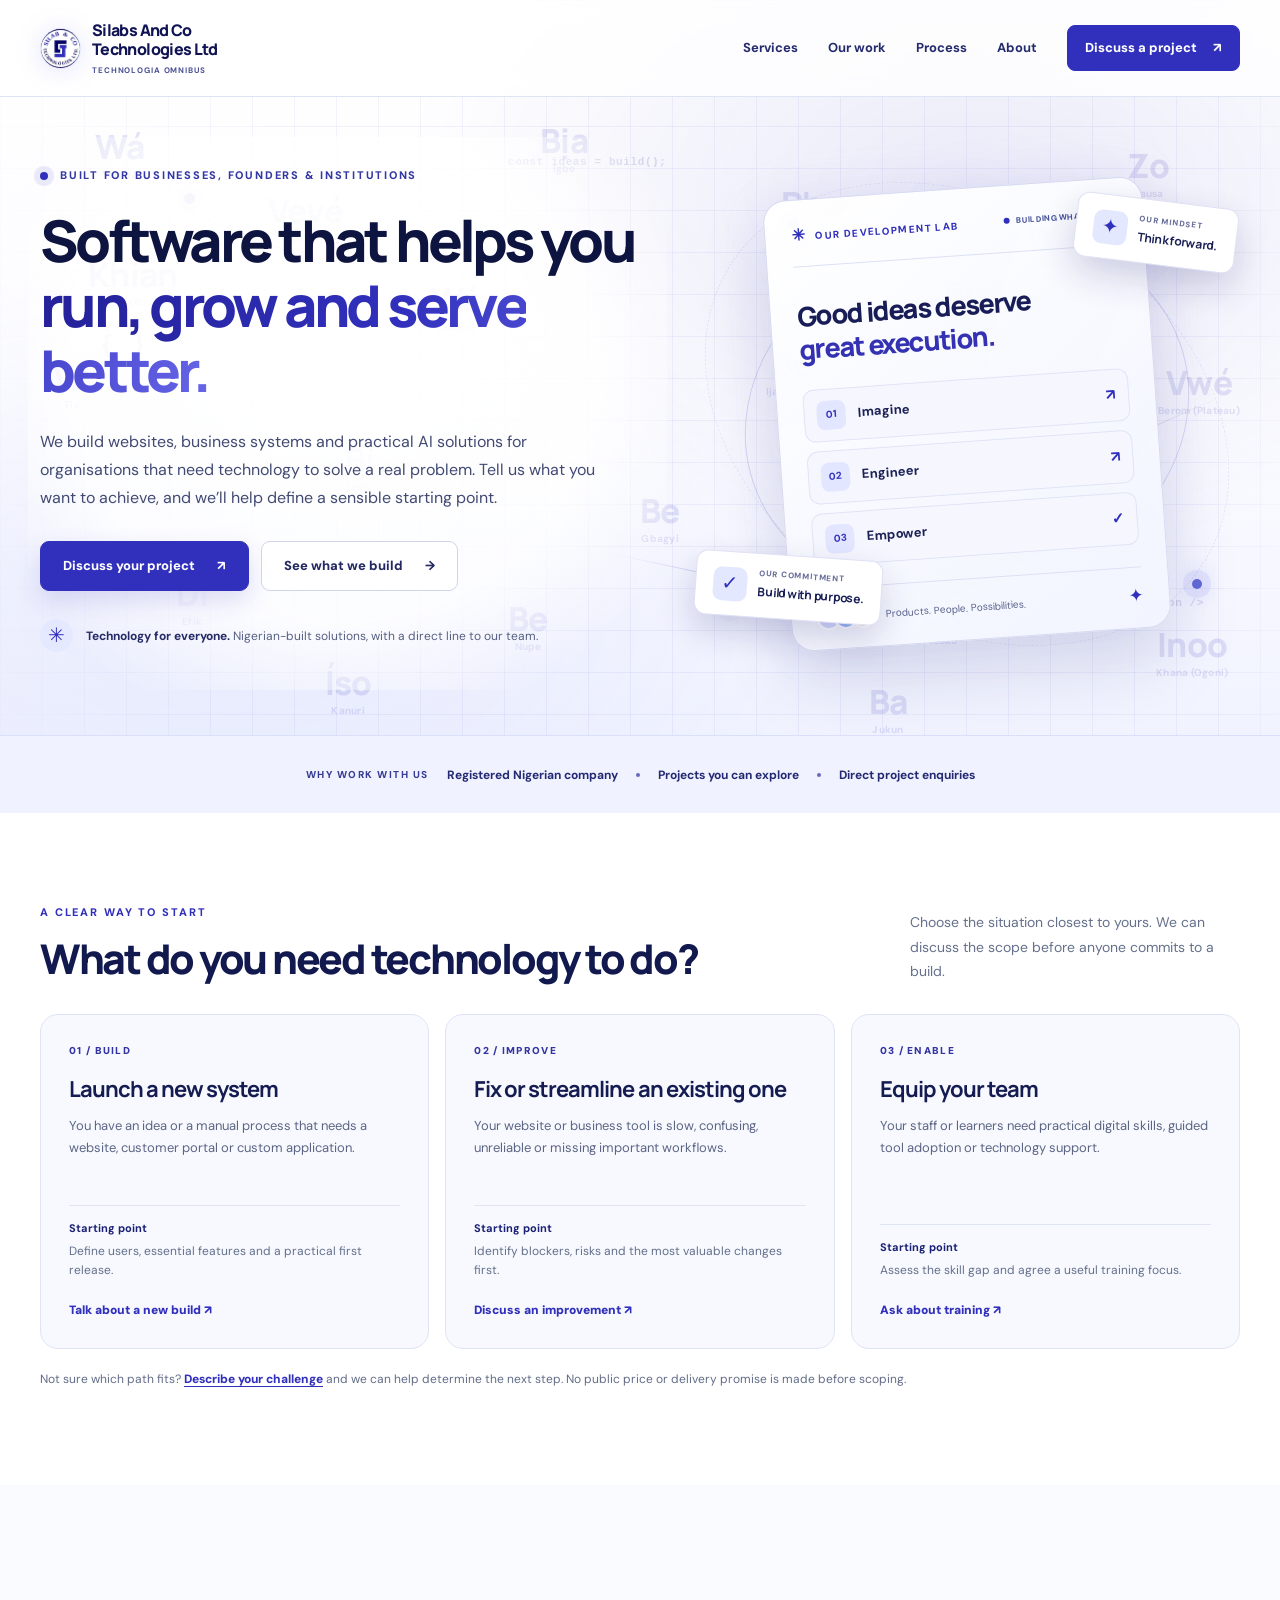
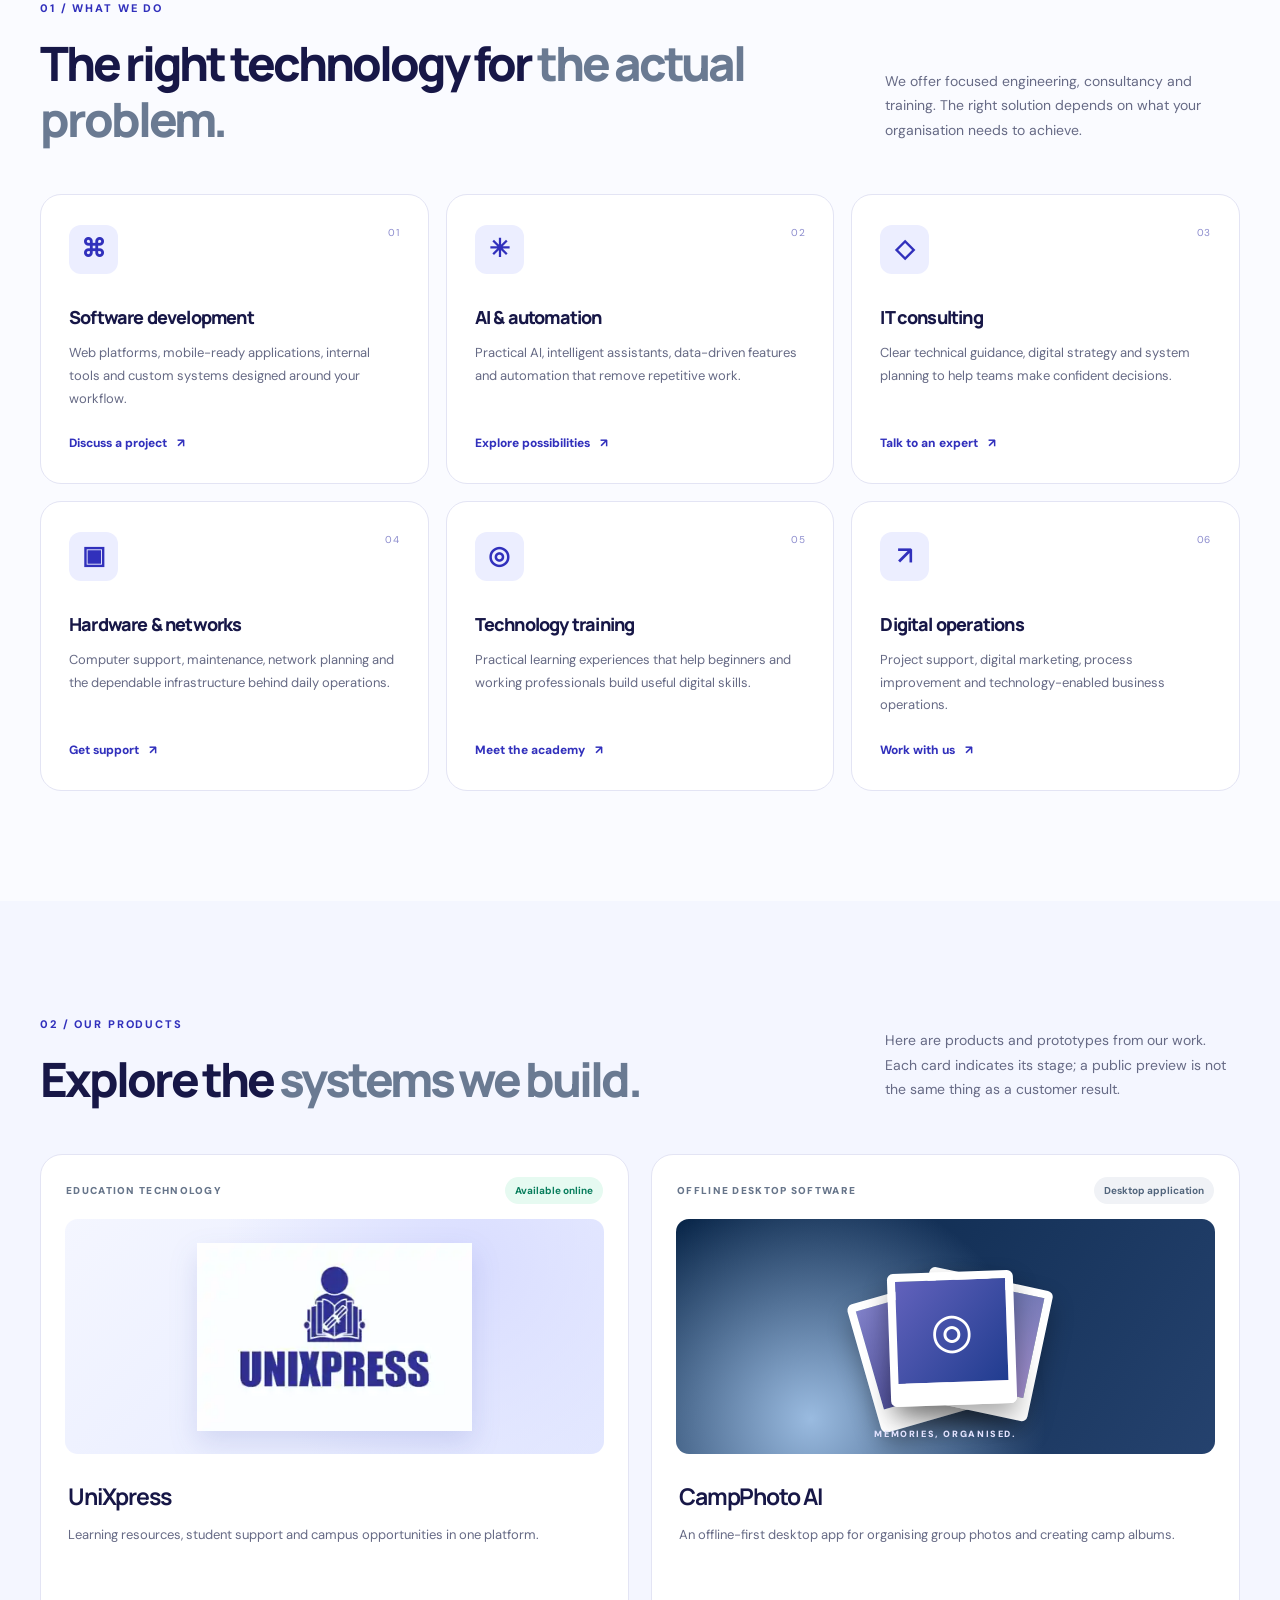
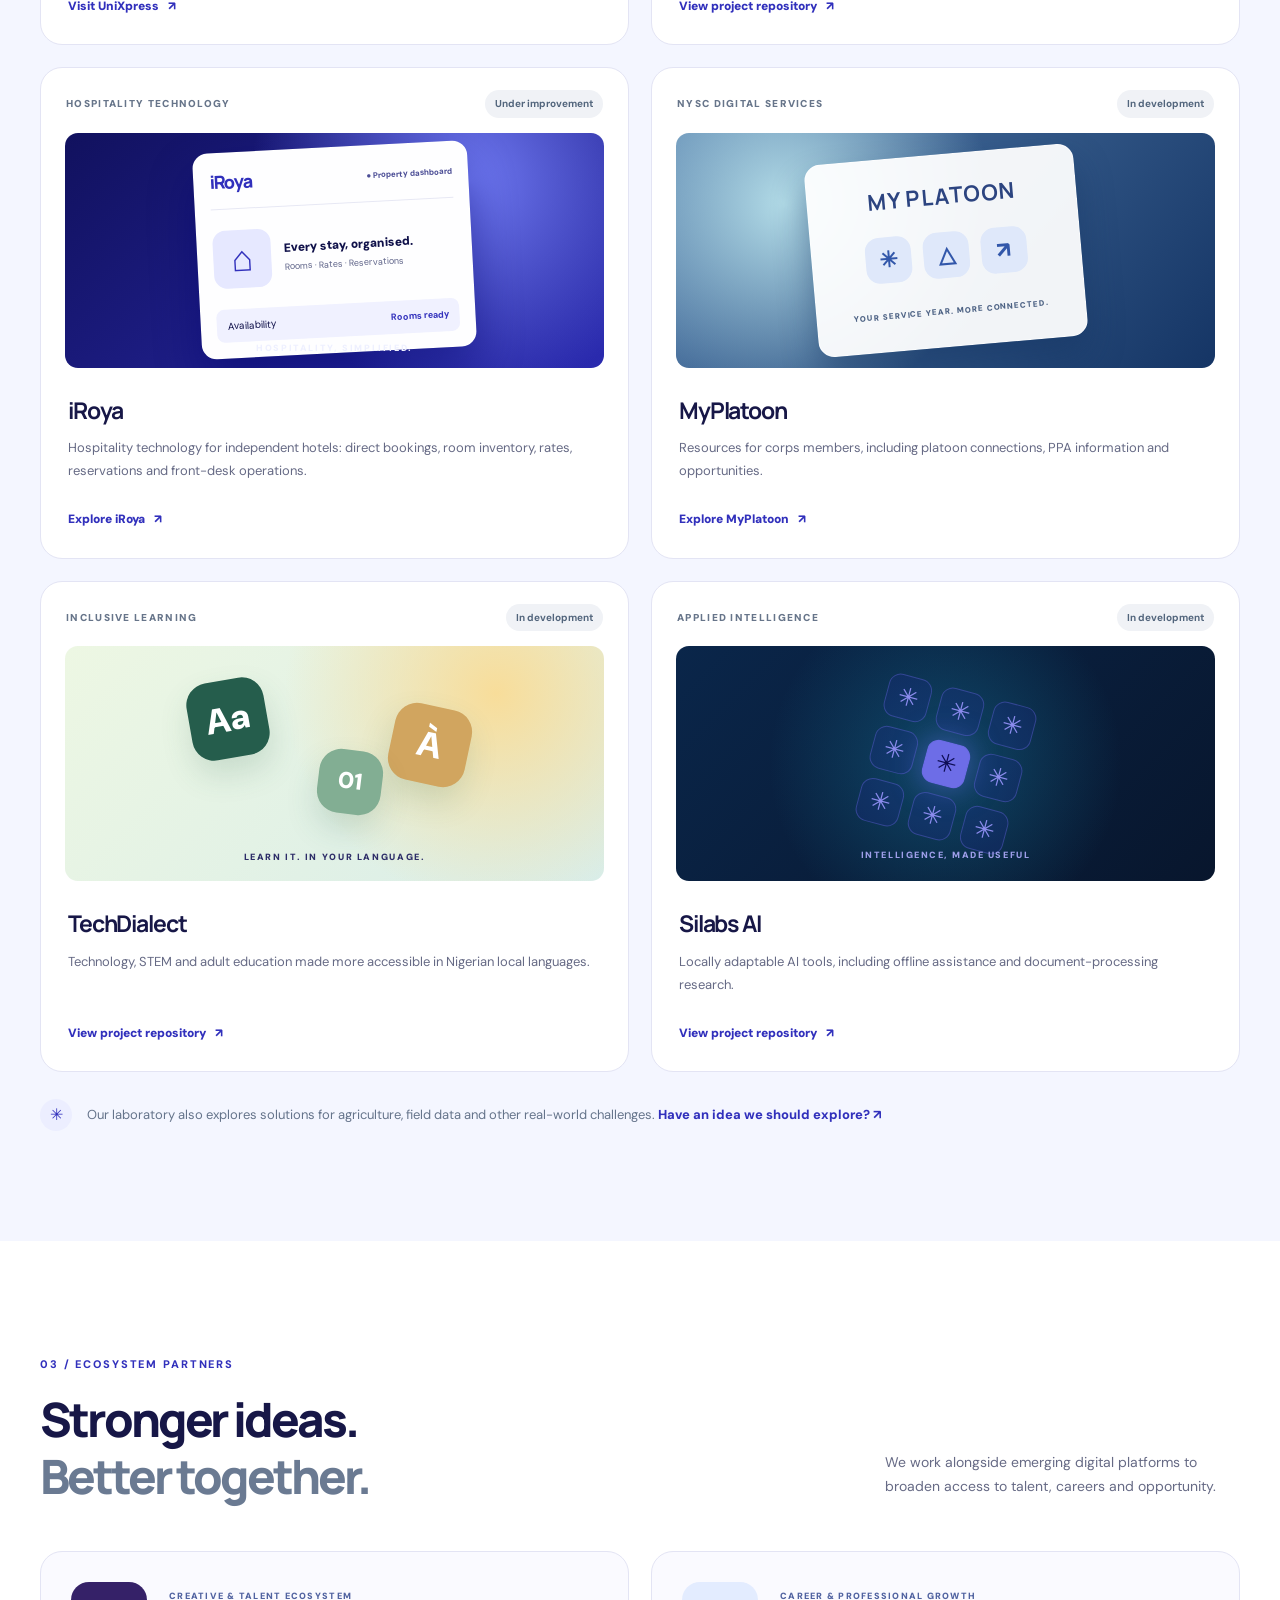
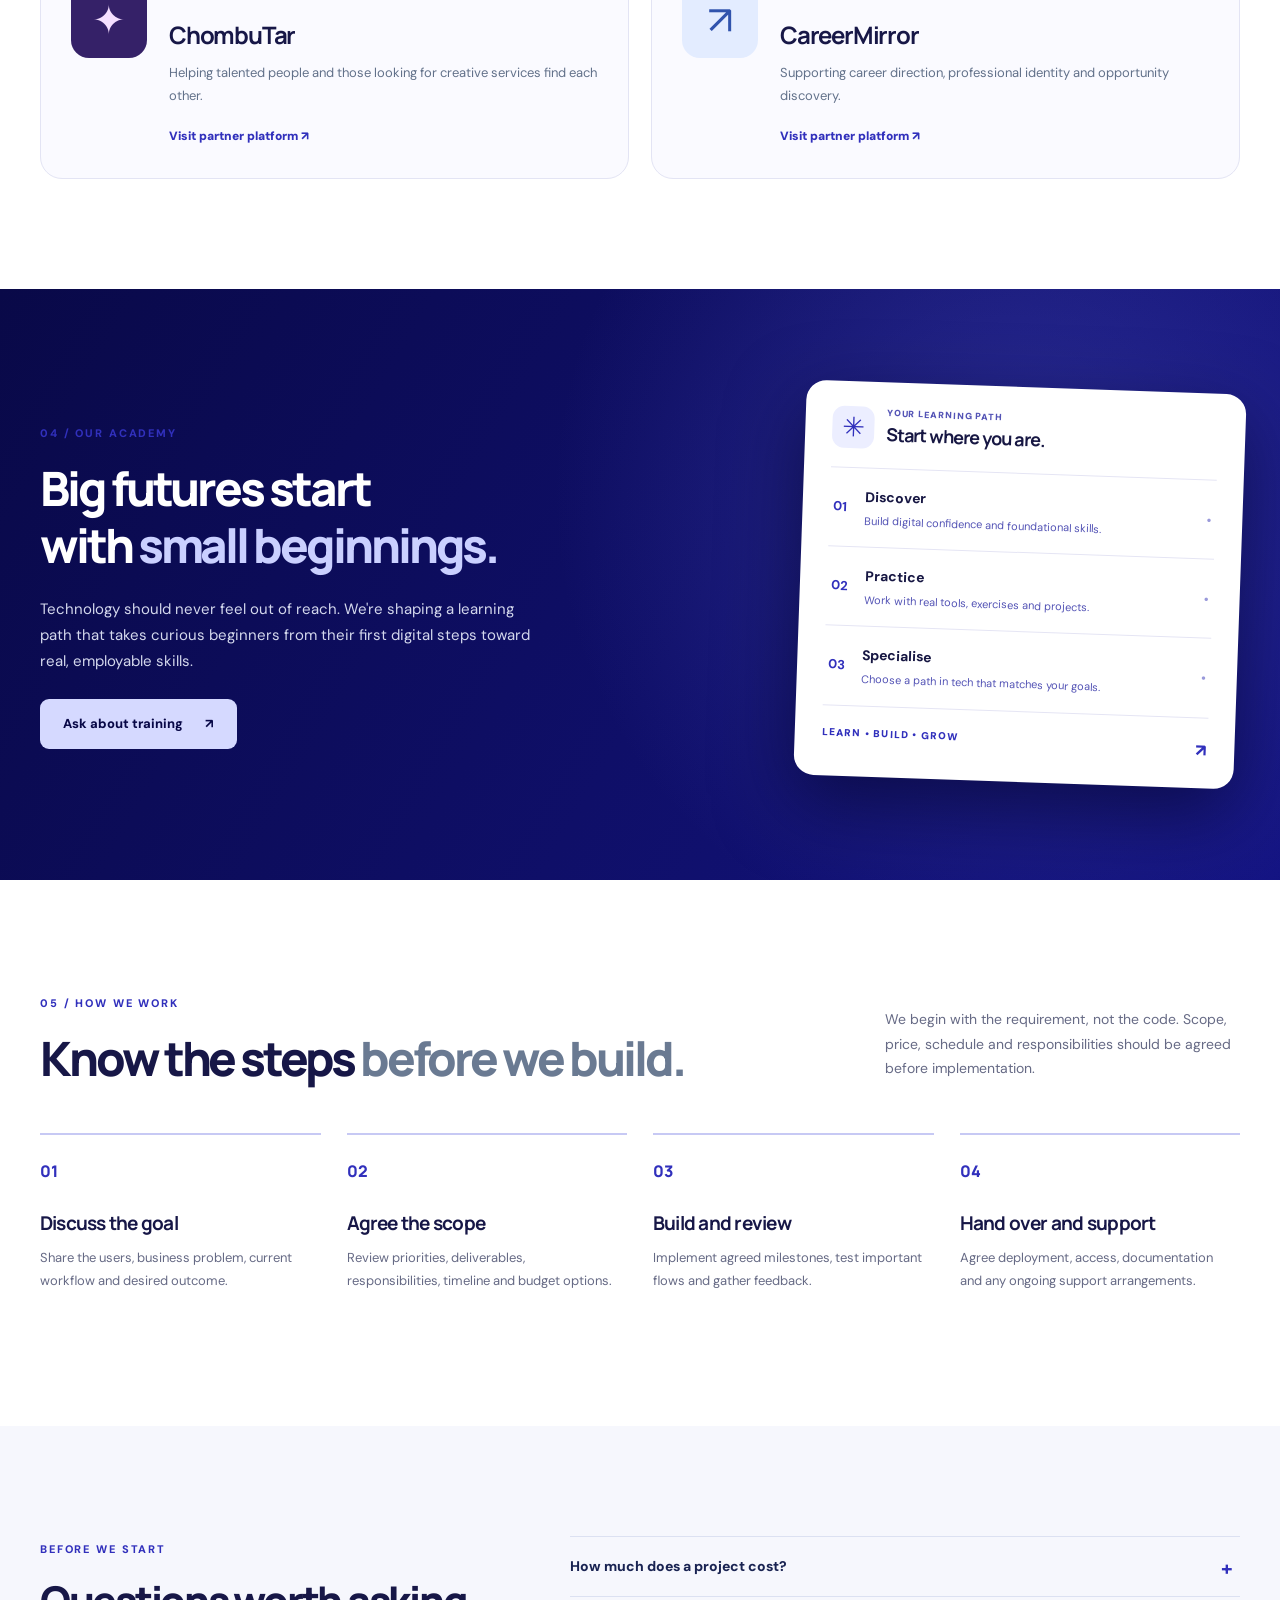
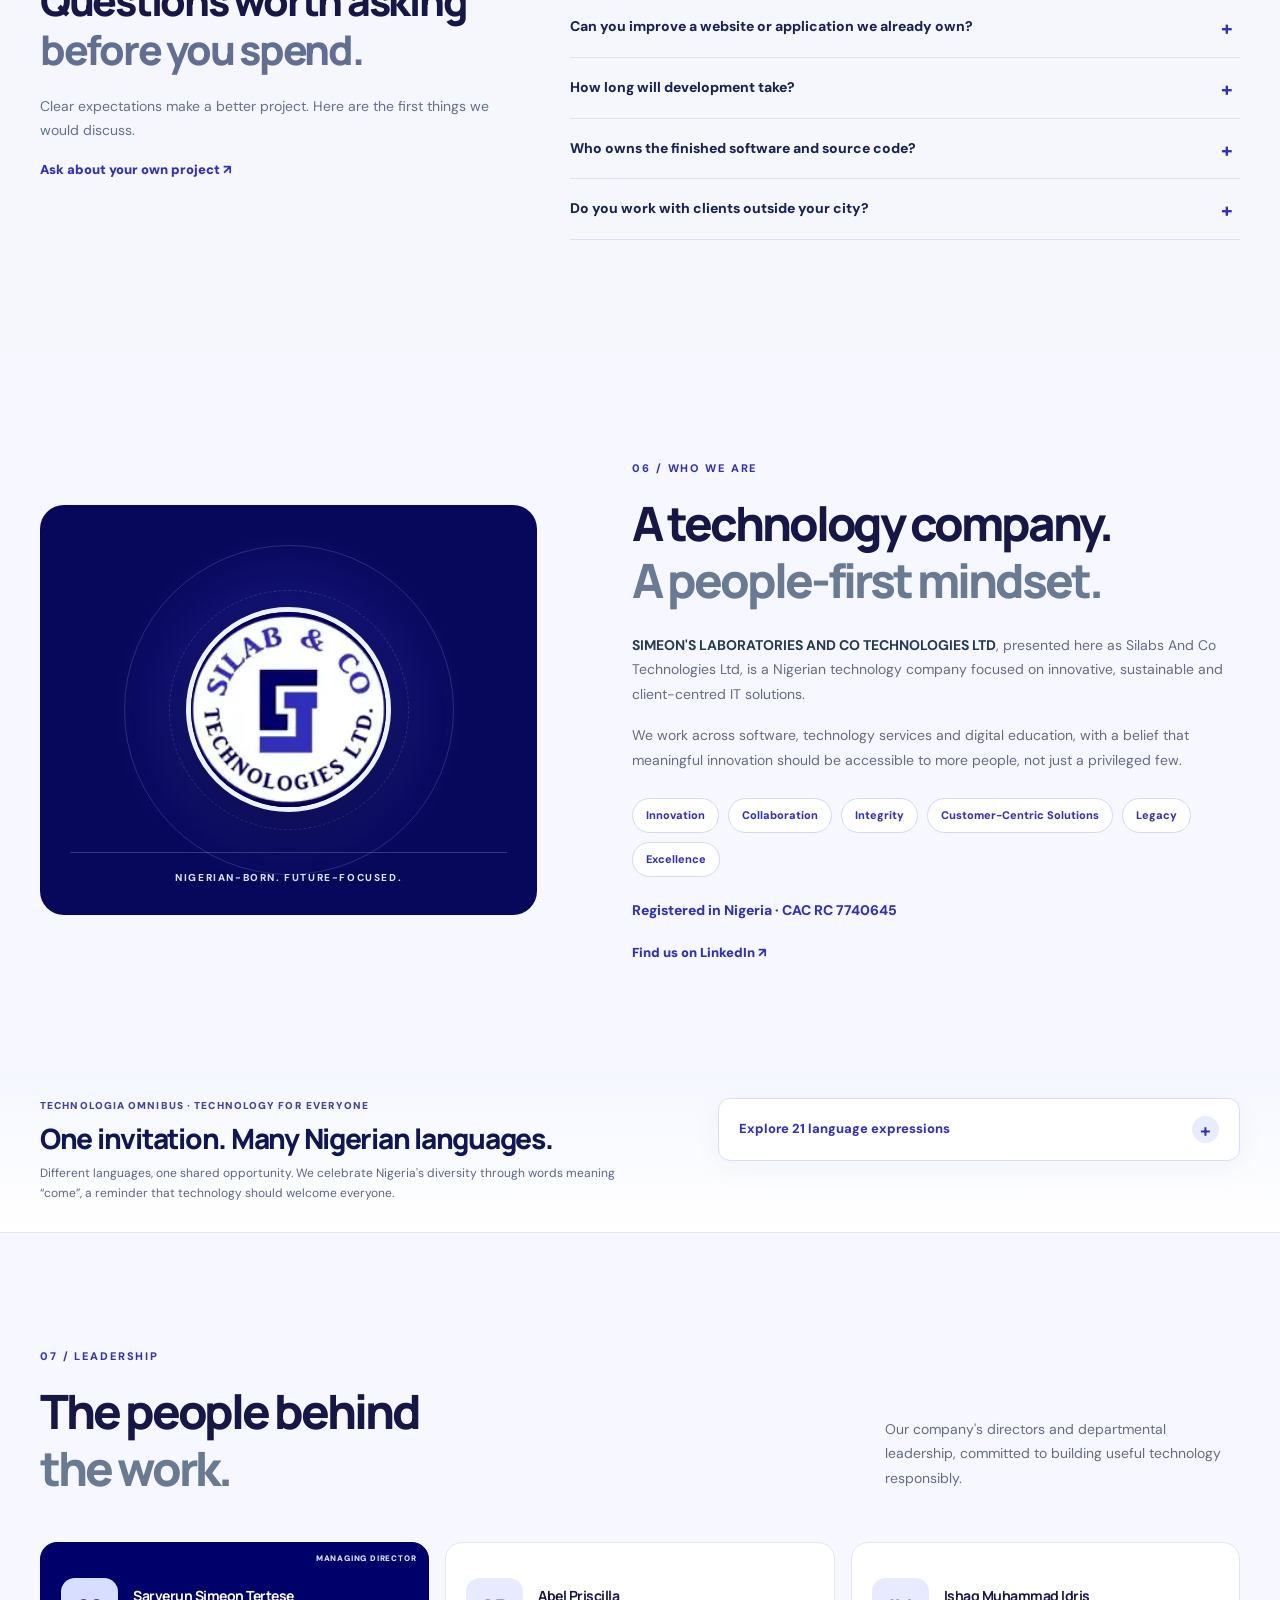
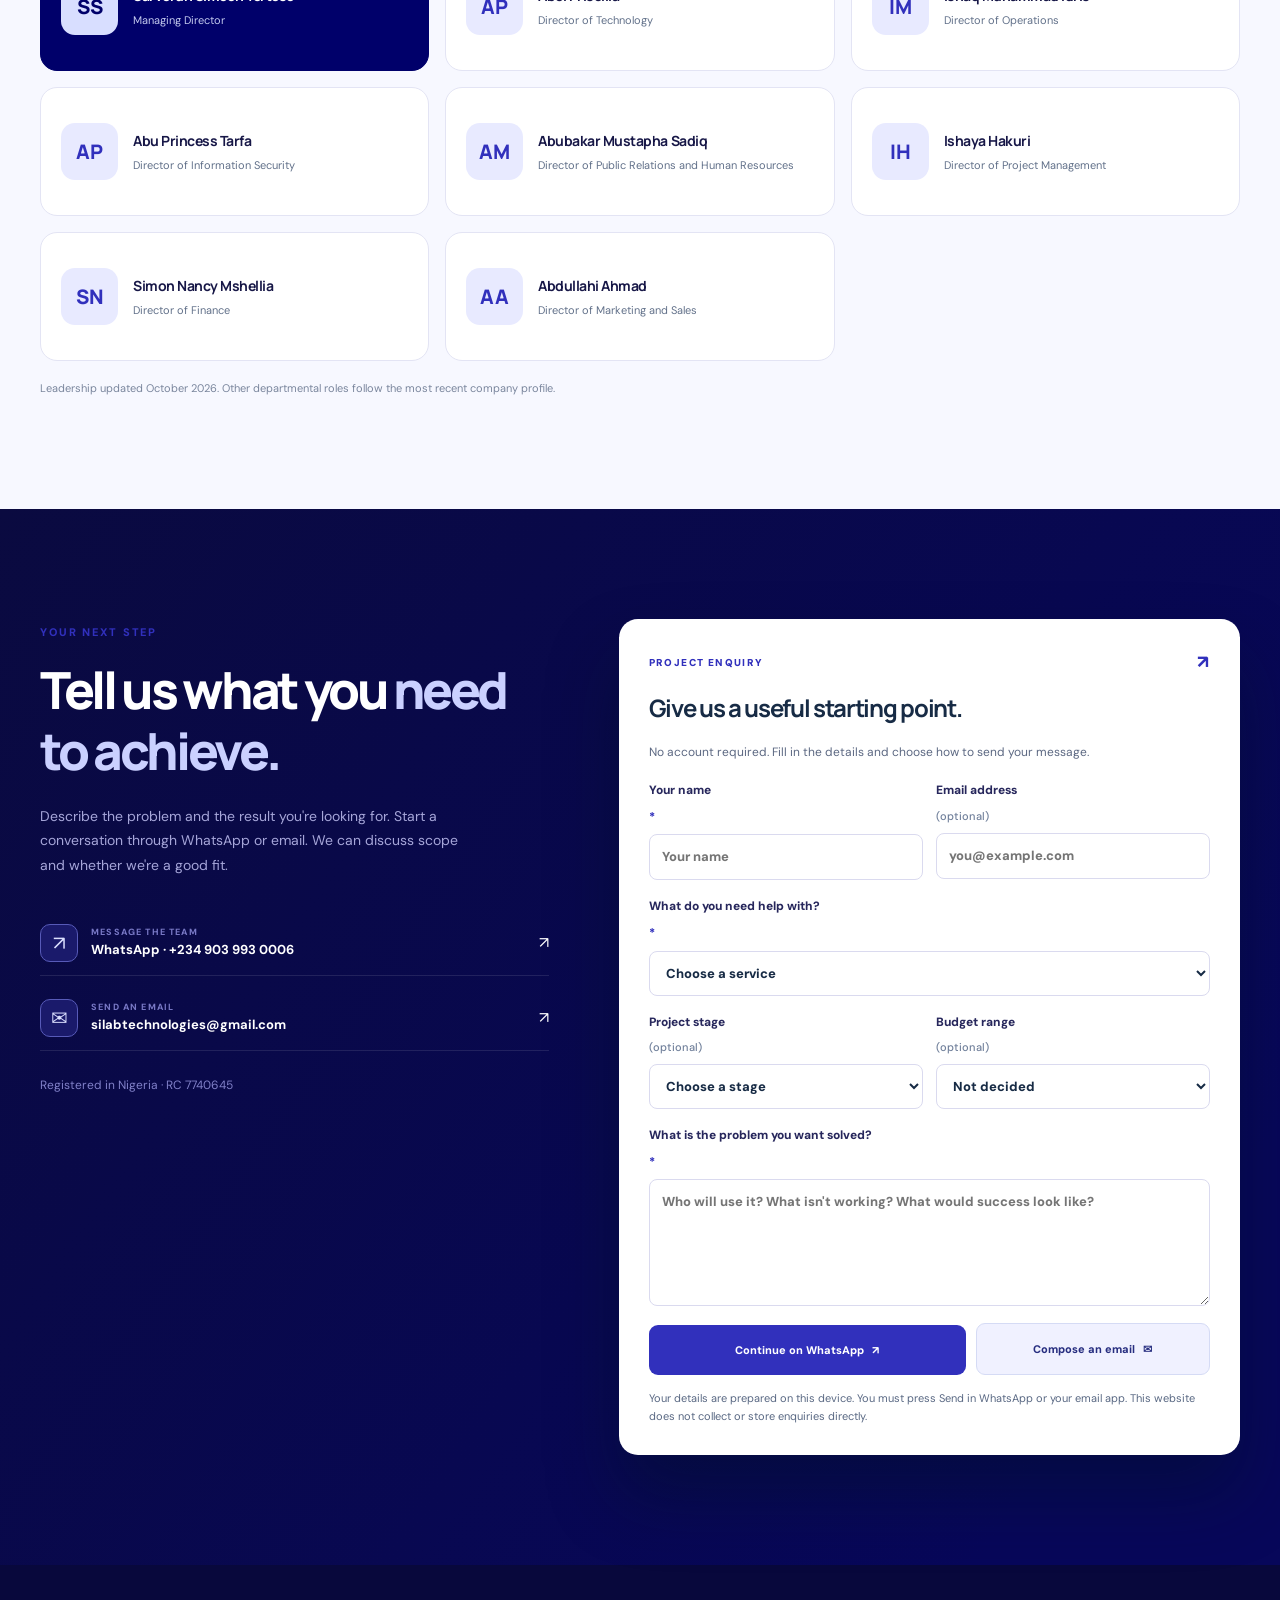
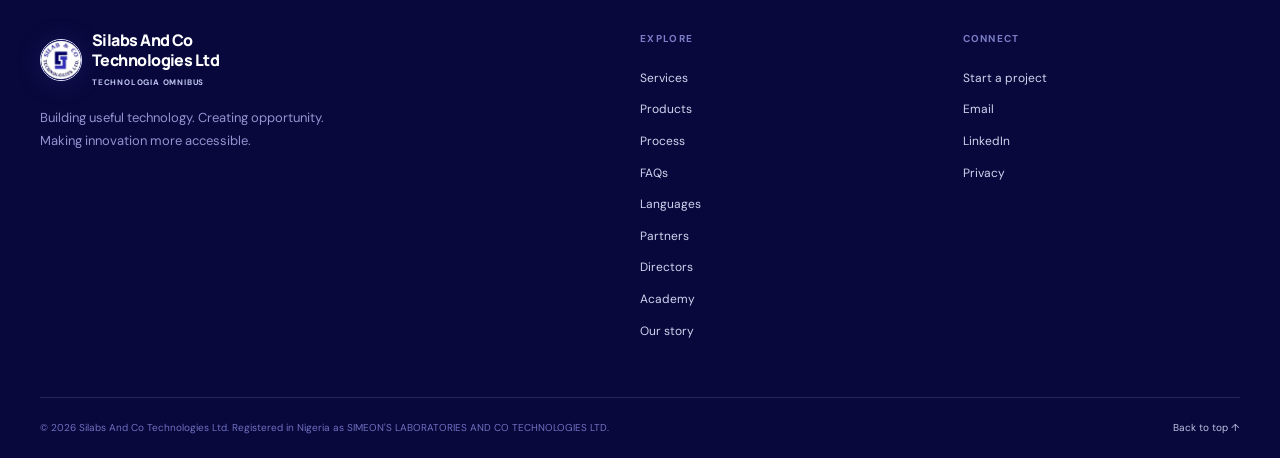
<file: index.html>
<!doctype html>
<html lang="en">
<head>
  <meta charset="utf-8">
  <meta name="viewport" content="width=device-width, initial-scale=1">
  <meta name="theme-color" content="#00006A">
  <meta name="description" content="Silabs And Co Technologies Ltd is a Nigerian technology company building practical software, AI solutions, digital infrastructure and technology education for people and organisations.">
  <meta property="og:type" content="website">
  <meta property="og:title" content="Silabs And Co Technologies Ltd | Technology for Everyone">
  <meta property="og:description" content="Custom websites, business systems, practical AI and IT support for organisations in Nigeria. Explore our work and discuss your project.">
  <meta property="og:locale" content="en_NG">
  <meta name="twitter:card" content="summary">
  <link rel="icon" type="image/webp" href="/assets/silabs-official.webp">
  <link rel="stylesheet" href="/assets/styles.css?v=20261020-business-audit1">
  <link rel="preconnect" href="https://fonts.googleapis.com">
  <link rel="preconnect" href="https://fonts.gstatic.com" crossorigin>
  <link href="https://fonts.googleapis.com/css2?family=DM+Sans:wght@400;500;600;700&family=Manrope:wght@400;500;600;700;800&display=swap" rel="stylesheet">
  <title>Silabs And Co Technologies Ltd | Technology for Everyone</title>
  <script type="application/ld+json">{"@context":"https://schema.org","@type":"Organization","name":"SIMEON'S LABORATORIES AND CO TECHNOLOGIES LTD","alternateName":"Silabs And Co Technologies Ltd","description":"Nigerian technology company providing software development, technology education, consulting, AI solutions and IT services.","email":"silabtechnologies@gmail.com","telephone":"+2349039930006","areaServed":"NG","sameAs":["https://ng.linkedin.com/company/silabstechnologies"]}</script>
  <script src="/assets/site.js?v=20261020-business-audit1" defer></script>
</head>
<body>
  <a class="skip-link" href="#main">Skip to content</a>
  <div class="hero-stage">
    <header class="site-header" id="top">
      <div class="container header-content">
        <a class="brand" href="#top" aria-label="Silabs And Co Technologies Ltd home">
          <img class="brand-official" src="/assets/silabs-official.webp" alt="Silabs And Co Technologies Ltd official corporate logo" width="41" height="41">
          <span class="brand-name">Silabs And Co <span class="brand-second-line">Technologies Ltd</span><small>TECHNOLOGIA OMNIBUS</small></span>
        </a>
        <button class="menu-toggle" type="button" aria-label="Open navigation" aria-controls="primary-nav" aria-expanded="false"><span></span><span></span><span></span></button>
        <nav class="primary-nav" id="primary-nav" aria-label="Primary navigation">
<a href="#services">Services</a><a href="#products">Our work</a><a href="#approach">Process</a><a href="#about">About</a><a class="nav-contact" href="#contact">Discuss a project <span aria-hidden="true">↗</span></a>
</nav>
      </div>
    </header>

    <main id="main">
      <section class="hero container" aria-labelledby="hero-title">
        <div class="hero-computing-bg" aria-hidden="true">
          <span class="tech-node node-1"></span><span class="tech-node node-2"></span><span class="tech-node node-3"></span>
          <span class="tech-link link-one"></span><span class="tech-link link-two"></span><span class="tech-link link-three"></span>
          <span class="tech-code code-one"></span>
          <span class="tech-code code-two"></span>
          <span class="tech-code code-three"></span>
          <span class="tech-bracket bracket-one"></span><span class="tech-bracket bracket-two"></span>
          <!-- Floating language labels are generated by CSS; unstyled pages never expose them as grid content. -->
          <span class="language-float language-01" data-word="Wá" data-language="Yoruba"></span>
          <span class="language-float language-02" data-word="Zo" data-language="Hausa"></span>
          <span class="language-float language-03" data-word="Bịa" data-language="Igbo"></span>
          <span class="language-float language-04" data-word="Va" data-language="Tiv"></span>
          <span class="language-float language-05" data-word="Vevé" data-language="Ebira"></span>
          <span class="language-float language-06" data-word="Bie" data-language="Idoma"></span>
          <span class="language-float language-07" data-word="Vwé" data-language="Berom (Plateau)"></span>
          <span class="language-float language-08" data-word="Bí" data-language="Igala"></span>
          <span class="language-float language-09" data-word="Be" data-language="Gbagyi"></span>
          <span class="language-float language-10" data-word="Di" data-language="Ibibio"></span>
          <span class="language-float language-11" data-word="Di" data-language="Efik"></span>
          <span class="language-float language-12" data-word="Rho" data-language="Urhobo"></span>
          <span class="language-float language-13" data-word="Wá" data-language="Itsekiri"></span>
          <span class="language-float language-14" data-word="Zio" data-language="Isoko"></span>
          <span class="language-float language-15" data-word="Bo" data-language="Ijaw (Izon)"></span>
          <span class="language-float language-16" data-word="Khian" data-language="Edo (Bini)"></span>
          <span class="language-float language-17" data-word="Inoo" data-language="Khana (Ogoni)"></span>
          <span class="language-float language-18" data-word="Íso" data-language="Kanuri"></span>
          <span class="language-float language-19" data-word="War" data-language="Fulfulde (Fula)"></span>
          <span class="language-float language-20" data-word="Be" data-language="Nupe"></span>
          <span class="language-float language-21" data-word="Ba" data-language="Jukun"></span>
        </div>
        <div class="hero-copy">
          <div class="eyebrow"><span class="eyebrow-dot"></span> BUILT FOR BUSINESSES, FOUNDERS &amp; INSTITUTIONS</div>
          <h1 id="hero-title">Software that helps you <span class="text-gradient">run, grow and serve better.</span></h1>
          <p class="hero-lead">We build websites, business systems and practical AI solutions for organisations that need technology to solve a real problem. Tell us what you want to achieve, and we’ll help define a sensible starting point.</p>
          <div class="hero-actions">
            <a class="button button-primary" href="#contact">Discuss your project <span aria-hidden="true">↗</span></a>
            <a class="button button-outline" href="#products">See what we build <span aria-hidden="true">→</span></a>
          </div>
          <div class="hero-footnote"><span class="footnote-icon" aria-hidden="true">✳</span><span><strong>Technology for everyone.</strong> Nigerian-built solutions, with a direct line to our team.</span></div>
        </div>
        <div class="hero-art" aria-label="Illustration of connected digital solutions">
          <div class="orbit orbit-one"></div><div class="orbit orbit-two"></div>
          <div class="signal signal-a"></div><div class="signal signal-b"></div>
          <div class="lab-panel">
            <div class="panel-topline"><div class="panel-top-left"><span class="tiny-stars">✳</span> OUR DEVELOPMENT LAB</div><span class="panel-status"><i></i> BUILDING WHAT'S NEXT</span></div>
            <div class="panel-heading">Good ideas deserve<br><em>great execution.</em></div>
            <div class="panel-workflow"><div class="workflow-item"><span class="workflow-index">01</span><span>Imagine</span><b>↗</b></div><div class="workflow-item"><span class="workflow-index">02</span><span>Engineer</span><b>↗</b></div><div class="workflow-item"><span class="workflow-index">03</span><span>Empower</span><b>✓</b></div></div>
            <div class="panel-bottom"><div class="avatar-stack"><span>S</span><span>U</span><span>A</span></div><p>Products. People. Possibilities.</p><span class="panel-sparkle">✦</span></div>
          </div>
          <div class="floating-tag float-top"><span class="float-icon">✦</span><div><small>OUR MINDSET</small><strong>Think forward.</strong></div></div>
          <div class="floating-tag float-bottom"><span class="float-check">✓</span><div><small>OUR COMMITMENT</small><strong>Build with purpose.</strong></div></div>
        </div>
      </section>
      <div class="capability-band" aria-label="Company facts"><div class="container capability-inner"><span>WHY WORK WITH US</span><strong>Registered Nigerian company</strong><i></i><strong>Projects you can explore</strong><i></i><strong>Direct project enquiries</strong></div></div>
  </div>

  <section class="section offers-section" id="start" aria-labelledby="offers-title">
    <div class="container">
      <div class="offer-heading"><div><span class="section-kicker">A CLEAR WAY TO START</span><h2 id="offers-title">What do you need technology to do?</h2></div><p>Choose the situation closest to yours. We can discuss the scope before anyone commits to a build.</p></div>
      <div class="offers-grid">
        <article class="offer-card"><span class="offer-step">01 / BUILD</span><h3>Launch a new system</h3><p>You have an idea or a manual process that needs a website, customer portal or custom application.</p><div class="offer-result"><strong>Starting point</strong><span>Define users, essential features and a practical first release.</span></div><a href="#contact" data-enquiry-service="Software development">Talk about a new build <span aria-hidden="true">↗</span></a></article>
        <article class="offer-card"><span class="offer-step">02 / IMPROVE</span><h3>Fix or streamline an existing one</h3><p>Your website or business tool is slow, confusing, unreliable or missing important workflows.</p><div class="offer-result"><strong>Starting point</strong><span>Identify blockers, risks and the most valuable changes first.</span></div><a href="#contact" data-enquiry-service="Software development">Discuss an improvement <span aria-hidden="true">↗</span></a></article>
        <article class="offer-card"><span class="offer-step">03 / ENABLE</span><h3>Equip your team</h3><p>Your staff or learners need practical digital skills, guided tool adoption or technology support.</p><div class="offer-result"><strong>Starting point</strong><span>Assess the skill gap and agree a useful training focus.</span></div><a href="#contact" data-enquiry-service="Training &amp; academy">Ask about training <span aria-hidden="true">↗</span></a></article>
      </div>
      <p class="offer-notice">Not sure which path fits? <a href="#contact">Describe your challenge</a> and we can help determine the next step. No public price or delivery promise is made before scoping.</p>
    </div>
  </section>

  <section class="section services-section" id="services" aria-labelledby="services-title">
    <div class="container">
      <div class="section-top"><div><span class="section-kicker">01 / WHAT WE DO</span><h2 id="services-title">The right technology for <span>the actual problem.</span></h2></div><p>We offer focused engineering, consultancy and training. The right solution depends on what your organisation needs to achieve.</p></div>
      <div class="services-grid">
        <article class="service-card"><div class="service-head"><span class="service-symbol">⌘</span><span class="service-number">01</span></div><h3>Software development</h3><p>Web platforms, mobile-ready applications, internal tools and custom systems designed around your workflow.</p><a href="#contact" aria-label="Enquire about software development">Discuss a project <span aria-hidden="true">↗</span></a></article>
        <article class="service-card"><div class="service-head"><span class="service-symbol">✳</span><span class="service-number">02</span></div><h3>AI &amp; automation</h3><p>Practical AI, intelligent assistants, data-driven features and automation that remove repetitive work.</p><a href="#contact" aria-label="Enquire about AI and automation">Explore possibilities <span aria-hidden="true">↗</span></a></article>
        <article class="service-card"><div class="service-head"><span class="service-symbol">◇</span><span class="service-number">03</span></div><h3>IT consulting</h3><p>Clear technical guidance, digital strategy and system planning to help teams make confident decisions.</p><a href="#contact" aria-label="Enquire about IT consulting">Talk to an expert <span aria-hidden="true">↗</span></a></article>
        <article class="service-card"><div class="service-head"><span class="service-symbol">▣</span><span class="service-number">04</span></div><h3>Hardware &amp; networks</h3><p>Computer support, maintenance, network planning and the dependable infrastructure behind daily operations.</p><a href="#contact" aria-label="Enquire about hardware and networks">Get support <span aria-hidden="true">↗</span></a></article>
        <article class="service-card"><div class="service-head"><span class="service-symbol">◎</span><span class="service-number">05</span></div><h3>Technology training</h3><p>Practical learning experiences that help beginners and working professionals build useful digital skills.</p><a href="#academy" aria-label="Learn about our Academy">Meet the academy <span aria-hidden="true">↗</span></a></article>
        <article class="service-card"><div class="service-head"><span class="service-symbol">↗</span><span class="service-number">06</span></div><h3>Digital operations</h3><p>Project support, digital marketing, process improvement and technology-enabled business operations.</p><a href="#contact" aria-label="Enquire about digital operations">Work with us <span aria-hidden="true">↗</span></a></article>
      </div>
    </div>
  </section>

  <section class="section products-section" id="products" aria-labelledby="products-title">
    <div class="container">
      <div class="section-top product-top"><div><span class="section-kicker">02 / OUR PRODUCTS</span><h2 id="products-title">Explore the <span>systems we build.</span></h2></div><p>Here are products and prototypes from our work. Each card indicates its stage; a public preview is not the same thing as a customer result.</p></div>
      <div class="products-grid">
<article class="product-card product-unixpress">
<div class="product-card-upper"><span class="product-category">EDUCATION TECHNOLOGY</span><span class="status-pill status-live">Available online</span></div>
<div class="product-art art-unixpress"><img class="unixpress-official-logo" src="/assets/unixpress-official.webp" alt="Official UniXpress logo" loading="lazy" width="320" height="218"></div>
<div class="product-text"><h3>UniXpress</h3><p>Learning resources, student support and campus opportunities in one platform.</p><a class="product-link" href="https://unixpress.com.ng" target="_blank" rel="noopener noreferrer">Visit UniXpress <span aria-hidden="true">↗</span><span class="sr-only">(opens in new tab)</span></a></div>
</article>
<article class="product-card product-camp">
<div class="product-card-upper"><span class="product-category">OFFLINE DESKTOP SOFTWARE</span><span class="status-pill">Desktop application</span></div>
<div class="product-art art-camp"><div class="camp-photo-stack" aria-hidden="true"><div class="camp-shot shot-one"><span>✦</span></div><div class="camp-shot shot-two"><span>▥</span></div><div class="camp-shot shot-three"><span>◎</span></div></div><span class="product-art-caption">MEMORIES, ORGANISED.</span></div>
<div class="product-text"><h3>CampPhoto AI</h3><p>An offline-first desktop app for organising group photos and creating camp albums.</p><a class="product-link" href="https://github.com/Simmyt3r/Camp-photo-ai" target="_blank" rel="noopener noreferrer">View project repository <span aria-hidden="true">↗</span><span class="sr-only">(opens in new tab)</span></a></div>
</article>
<article class="product-card product-iroya">
<div class="product-card-upper"><span class="product-category">HOSPITALITY TECHNOLOGY</span><span class="status-pill">Under improvement</span></div>
<div class="product-art art-iroya"><div class="iroya-hotel" aria-hidden="true"><div class="iroya-hotel-head"><span class="hotel-mini-logo">iRoya</span><span class="hotel-mini-status">● Property dashboard</span></div><div class="iroya-hotel-body"><span class="hotel-mini-icon">⌂</span><div><strong>Every stay, organised.</strong><small>Rooms · Rates · Reservations</small></div></div><div class="iroya-hotel-bottom"><span>Availability</span><b>Rooms ready</b></div></div><span class="product-art-caption">HOSPITALITY, SIMPLIFIED.</span></div>
<div class="product-text"><h3>iRoya</h3><p>Hospitality technology for independent hotels: direct bookings, room inventory, rates, reservations and front-desk operations.</p><a class="product-link" href="https://iroya.vercel.app" target="_blank" rel="noopener noreferrer">Explore iRoya <span aria-hidden="true">↗</span><span class="sr-only">(opens in new tab)</span></a></div>
</article>
<article class="product-card product-platoon">
<div class="product-card-upper"><span class="product-category">NYSC DIGITAL SERVICES</span><span class="status-pill">In development</span></div>
<div class="product-art art-platoon"><div class="platoon-board" aria-hidden="true"><strong>MY PLATOON</strong><div><span>✳</span><span>△</span><span>↗</span></div><small>YOUR SERVICE YEAR. MORE CONNECTED.</small></div></div>
<div class="product-text"><h3>MyPlatoon</h3><p>Resources for corps members, including platoon connections, PPA information and opportunities.</p><a class="product-link" href="https://platoon5.vercel.app" target="_blank" rel="noopener noreferrer">Explore MyPlatoon <span aria-hidden="true">↗</span><span class="sr-only">(opens in new tab)</span></a></div>
</article>
<article class="product-card product-techdialect">
<div class="product-card-upper"><span class="product-category">INCLUSIVE LEARNING</span><span class="status-pill">In development</span></div>
<div class="product-art art-techdialect"><div class="language-bubble one">Aa</div><div class="language-bubble two">À</div><div class="language-bubble three">01</div><div class="art-caption">LEARN IT. IN YOUR LANGUAGE.</div></div>
<div class="product-text"><h3>TechDialect</h3><p>Technology, STEM and adult education made more accessible in Nigerian local languages.</p><a class="product-link" href="https://github.com/Simmyt3r/techdialect" target="_blank" rel="noopener noreferrer">View project repository <span aria-hidden="true">↗</span><span class="sr-only">(opens in new tab)</span></a></div>
</article>
<article class="product-card product-ai">
<div class="product-card-upper"><span class="product-category">APPLIED INTELLIGENCE</span><span class="status-pill">In development</span></div>
<div class="product-art art-ai"><div class="ai-grid" aria-hidden="true"><span>✳</span><span>✳</span><span>✳</span><span>✳</span><span>✳</span><span>✳</span><span>✳</span><span>✳</span><span>✳</span></div><div class="ai-art-text">INTELLIGENCE, MADE USEFUL</div></div>
<div class="product-text"><h3>Silabs AI</h3><p>Locally adaptable AI tools, including offline assistance and document-processing research.</p><a class="product-link" href="https://github.com/Simmyt3r/silabs-ai" target="_blank" rel="noopener noreferrer">View project repository <span aria-hidden="true">↗</span><span class="sr-only">(opens in new tab)</span></a></div>
</article>
      </div>
      <div class="product-bottom-note"><span class="note-orb">✳</span><p>Our laboratory also explores solutions for agriculture, field data and other real-world challenges. <a href="#contact">Have an idea we should explore? <span aria-hidden="true">↗</span></a></p></div>
    </div>
  </section>

  <section class="section partners-section" id="partners" aria-labelledby="partners-title">
    <div class="container">
      <div class="section-top"><div><span class="section-kicker">03 / ECOSYSTEM PARTNERS</span><h2 id="partners-title">Stronger ideas.<br><span>Better together.</span></h2></div><p>We work alongside emerging digital platforms to broaden access to talent, careers and opportunity.</p></div>
      <div class="partners-grid">
        <article class="partner-card partner-chombutar"><div class="partner-mark" aria-hidden="true">✦</div><div class="partner-body"><span class="partner-eyebrow">CREATIVE &amp; TALENT ECOSYSTEM</span><h3>ChombuTar</h3><p>Helping talented people and those looking for creative services find each other.</p><a href="https://chombutar.vercel.app" target="_blank" rel="noopener noreferrer">Visit partner platform <span aria-hidden="true">↗</span><span class="sr-only">(opens in new tab)</span></a></div></article>
        <article class="partner-card partner-career"><div class="partner-mark" aria-hidden="true">↗</div><div class="partner-body"><span class="partner-eyebrow">CAREER &amp; PROFESSIONAL GROWTH</span><h3>CareerMirror</h3><p>Supporting career direction, professional identity and opportunity discovery.</p><a href="https://mycareermirror.vercel.app" target="_blank" rel="noopener noreferrer">Visit partner platform <span aria-hidden="true">↗</span><span class="sr-only">(opens in new tab)</span></a></div></article>
      </div>
    </div>
  </section>
  <section class="academy-section" id="academy" aria-labelledby="academy-title">
    <div class="container academy-layout">
      <div class="academy-left"><span class="section-kicker light-kicker">04 / OUR ACADEMY</span><h2 id="academy-title">Big futures start<br>with <em>small beginnings.</em></h2><p>Technology should never feel out of reach. We're shaping a learning path that takes curious beginners from their first digital steps toward real, employable skills.</p><a class="button button-primary" href="mailto:silabtechnologies@gmail.com?subject=Silabs%20And%20Co%20Technologies%20Ltd%20Academy%20Enquiry">Ask about training <span aria-hidden="true">↗</span></a></div>
      <div class="academy-right"><div class="learning-card"><div class="learning-title"><span class="learning-icon">✳</span><div><small>YOUR LEARNING PATH</small><strong>Start where you are.</strong></div></div><div class="learning-step"><b>01</b><div><strong>Discover</strong><small>Build digital confidence and foundational skills.</small></div><span>●</span></div><div class="learning-step"><b>02</b><div><strong>Practice</strong><small>Work with real tools, exercises and projects.</small></div><span>●</span></div><div class="learning-step"><b>03</b><div><strong>Specialise</strong><small>Choose a path in tech that matches your goals.</small></div><span>●</span></div><div class="learning-foot">LEARN • BUILD • GROW <span>↗</span></div></div></div>
    </div>
  </section>

  <section class="section approach-section" id="approach" aria-labelledby="approach-title">
    <div class="container"><div class="section-top"><div><span class="section-kicker">05 / HOW WE WORK</span><h2 id="approach-title">Know the steps <span>before we build.</span></h2></div><p>We begin with the requirement, not the code. Scope, price, schedule and responsibilities should be agreed before implementation.</p></div><div class="approach-steps"><article><span>01</span><h3>Discuss the goal</h3><p>Share the users, business problem, current workflow and desired outcome.</p></article><article><span>02</span><h3>Agree the scope</h3><p>Review priorities, deliverables, responsibilities, timeline and budget options.</p></article><article><span>03</span><h3>Build and review</h3><p>Implement agreed milestones, test important flows and gather feedback.</p></article><article><span>04</span><h3>Hand over and support</h3><p>Agree deployment, access, documentation and any ongoing support arrangements.</p></article></div></div>
  </section>

  <section class="section faq-section" id="faq" aria-labelledby="faq-title">
    <div class="container faq-layout"><div><span class="section-kicker">BEFORE WE START</span><h2 id="faq-title">Questions worth asking <span>before you spend.</span></h2><p class="faq-intro">Clear expectations make a better project. Here are the first things we would discuss.</p><a class="text-link" href="#contact">Ask about your own project <span aria-hidden="true">↗</span></a></div>
      <div class="faq-list">
        <details><summary>How much does a project cost?</summary><p>It depends on the scope, integrations and support required. Share your requirements and budget range so we can discuss options. We do not publish a one-size-fits-all quote.</p></details>
        <details><summary>Can you improve a website or application we already own?</summary><p>Yes, improvement and maintenance work can be discussed. We would first review the current system, access arrangements and technical risks before proposing changes.</p></details>
        <details><summary>How long will development take?</summary><p>Timelines depend on complexity, approvals and dependencies. A delivery schedule and milestones should be discussed after requirements are understood.</p></details>
        <details><summary>Who owns the finished software and source code?</summary><p>Ownership, licensing, hosting, access and handover terms should be documented in the project agreement. Do not assume every engagement uses the same terms.</p></details>
        <details><summary>Do you work with clients outside your city?</summary><p>We are based in Nigeria and welcome enquiries from organisations in other locations. The practical delivery and support arrangements are agreed for each engagement.</p></details>
      </div>
    </div>
  </section>

  <section class="about-section" id="about" aria-labelledby="about-title"><div class="container about-layout"><div class="about-graphic" aria-hidden="true"><div class="about-ring about-ring-a"></div><div class="about-ring about-ring-b"></div><img class="about-official-logo" src="/assets/silabs-official.webp" alt="" loading="lazy" width="240" height="232"><div class="about-tag">NIGERIAN-BORN. FUTURE-FOCUSED.</div></div><div class="about-copy"><span class="section-kicker">06 / WHO WE ARE</span><h2 id="about-title">A technology company.<br><span>A people-first mindset.</span></h2><p><strong>SIMEON'S LABORATORIES AND CO TECHNOLOGIES LTD</strong>, presented here as Silabs And Co Technologies Ltd, is a Nigerian technology company focused on innovative, sustainable and client-centred IT solutions.</p><p>We work across software, technology services and digital education, with a belief that meaningful innovation should be accessible to more people, not just a privileged few.</p><div class="value-list" aria-label="ICICLE corporate values"><span>Innovation</span><span>Collaboration</span><span>Integrity</span><span>Customer-Centric Solutions</span><span>Legacy</span><span>Excellence</span></div><p class="registration-number">Registered in Nigeria · CAC RC 7740645</p><a class="text-link" href="https://ng.linkedin.com/company/silabstechnologies" target="_blank" rel="noopener noreferrer">Find us on LinkedIn <span aria-hidden="true">↗</span><span class="sr-only">(opens in new tab)</span></a></div></div></section>

  <section class="language-section" id="languages" aria-labelledby="languages-title">
    <div class="container language-section-inner">
      <div class="language-intro">
        <span class="language-overline">TECHNOLOGIA OMNIBUS · TECHNOLOGY FOR EVERYONE</span>
        <h2 id="languages-title">One invitation. Many Nigerian languages.</h2>
        <p>Different languages, one shared opportunity. We celebrate Nigeria's diversity through words meaning “come”, a reminder that technology should welcome everyone.</p>
      </div>
      <details class="language-details">
        <summary><span>Explore 21 language expressions</span><span class="language-chevron" aria-hidden="true">+</span></summary>
        <div class="language-groups"><div class="language-zone"><h3>Languages across Nigeria</h3><ul class="language-list"><li class="language-item"><span class="language-name">Yoruba</span><strong lang="und">Wá</strong></li><li class="language-item"><span class="language-name">Hausa</span><strong lang="und">Zo</strong></li><li class="language-item"><span class="language-name">Igbo</span><strong lang="und">Bịa</strong></li></ul></div>
<div class="language-zone"><h3>The Middle Belt</h3><ul class="language-list"><li class="language-item"><span class="language-name">Tiv</span><strong lang="und">Va</strong></li><li class="language-item"><span class="language-name">Ebira</span><strong lang="und">Vevé</strong><small>or Vee</small></li><li class="language-item"><span class="language-name">Idoma</span><strong lang="und">Bie</strong></li><li class="language-item"><span class="language-name">Berom (Plateau)</span><strong lang="und">Vwé</strong></li><li class="language-item"><span class="language-name">Igala</span><strong lang="und">Bí</strong></li><li class="language-item"><span class="language-name">Gbagyi</span><strong lang="und">Be</strong></li></ul></div>
<div class="language-zone"><h3>Niger Delta &amp; South-South</h3><ul class="language-list"><li class="language-item"><span class="language-name">Ibibio</span><strong lang="und">Di</strong></li><li class="language-item"><span class="language-name">Efik</span><strong lang="und">Di</strong></li><li class="language-item"><span class="language-name">Urhobo</span><strong lang="und">Rho</strong></li><li class="language-item"><span class="language-name">Itsekiri</span><strong lang="und">Wá</strong></li><li class="language-item"><span class="language-name">Isoko</span><strong lang="und">Zio</strong></li><li class="language-item"><span class="language-name">Ijaw (Izon)</span><strong lang="und">Bo</strong></li><li class="language-item"><span class="language-name">Edo (Bini)</span><strong lang="und">Khian</strong><small>or Vwá</small></li><li class="language-item"><span class="language-name">Khana (Ogoni)</span><strong lang="und">Inoo</strong></li></ul></div>
<div class="language-zone"><h3>Northern &amp; North-Eastern</h3><ul class="language-list"><li class="language-item"><span class="language-name">Kanuri</span><strong lang="und">Íso</strong><small>or Káso</small></li><li class="language-item"><span class="language-name">Fulfulde (Fula)</span><strong lang="und">War</strong></li><li class="language-item"><span class="language-name">Nupe</span><strong lang="und">Be</strong></li><li class="language-item"><span class="language-name">Jukun</span><strong lang="und">Ba</strong></li></ul></div></div>
        <p class="language-footnote">Expressions and regional groupings follow the supplied language list. Spellings and usage may vary between communities and dialects.</p>
      </details>
    </div>
  </section>

  <section class="section directors-section" id="directors" aria-labelledby="directors-title"><div class="container"><div class="section-top"><div><span class="section-kicker">07 / LEADERSHIP</span><h2 id="directors-title">The people behind<br><span>the work.</span></h2></div><p>Our company's directors and departmental leadership, committed to building useful technology responsibly.</p></div>
    <div class="directors-grid"><article class="director-card director-md"><div class="director-avatar" aria-hidden="true">SS</div><div class="director-identity"><h3>Sarverun Simeon Tertese</h3><p>Managing Director</p></div><span class="director-flag">MANAGING DIRECTOR</span></article>
<article class="director-card"><div class="director-avatar" aria-hidden="true">AP</div><div class="director-identity"><h3>Abel Priscilla</h3><p>Director of Technology</p></div></article>
<article class="director-card"><div class="director-avatar" aria-hidden="true">IM</div><div class="director-identity"><h3>Ishaq Muhammad Idris</h3><p>Director of Operations</p></div></article>
<article class="director-card"><div class="director-avatar" aria-hidden="true">AP</div><div class="director-identity"><h3>Abu Princess Tarfa</h3><p>Director of Information Security</p></div></article>
<article class="director-card"><div class="director-avatar" aria-hidden="true">AM</div><div class="director-identity"><h3>Abubakar Mustapha Sadiq</h3><p>Director of Public Relations and Human Resources</p></div></article>
<article class="director-card"><div class="director-avatar" aria-hidden="true">IH</div><div class="director-identity"><h3>Ishaya Hakuri</h3><p>Director of Project Management</p></div></article>
<article class="director-card"><div class="director-avatar" aria-hidden="true">SN</div><div class="director-identity"><h3>Simon Nancy Mshellia</h3><p>Director of Finance</p></div></article>
<article class="director-card"><div class="director-avatar" aria-hidden="true">AA</div><div class="director-identity"><h3>Abdullahi Ahmad</h3><p>Director of Marketing and Sales</p></div></article>
</div>
    <p class="leadership-note">Leadership updated October 2026. Other departmental roles follow the most recent company profile.</p>
  </div></section>
  <section class="section contact-section" id="contact" aria-labelledby="contact-title">
    <div class="container"><div class="contact-layout">
      <div class="contact-intro"><span class="section-kicker light-kicker">YOUR NEXT STEP</span>
        <h2 id="contact-title">Tell us what you <em>need to achieve.</em></h2>
        <p>Describe the problem and the result you're looking for. Start a conversation through WhatsApp or email. We can discuss scope and whether we're a good fit.</p>
        <div class="contact-options">
          <a href="https://wa.me/2349039930006?text=Hello%20Silabs%20And%20Co%20Technologies%20Ltd%2C%20I%20would%20like%20to%20discuss%20a%20project." target="_blank" rel="noopener noreferrer"><span class="contact-icon" aria-hidden="true">↗</span><span><small>MESSAGE THE TEAM</small><strong>WhatsApp · +234 903 993 0006</strong></span><span aria-hidden="true">↗</span><span class="sr-only">(opens in new tab)</span></a>
          <a href="mailto:silabtechnologies@gmail.com"><span class="contact-icon" aria-hidden="true">✉</span><span><small>SEND AN EMAIL</small><strong>silabtechnologies@gmail.com</strong></span><span aria-hidden="true">↗</span></a>
        </div><div class="contact-location">Registered in Nigeria · RC 7740645</div>
      </div>
      <div class="contact-form-card">
        <div class="form-heading"><span>PROJECT ENQUIRY</span><span aria-hidden="true">↗</span></div>
        <h3>Give us a useful starting point.</h3>
        <p class="form-intro">No account required. Fill in the details and choose how to send your message.</p>
        <form id="enquiry-form">
          <div class="field-row">
            <label for="full-name">Your name <span class="required-mark">*</span><input id="full-name" name="name" autocomplete="name" required maxlength="100" placeholder="Your name"></label>
            <label for="email">Email address <span class="optional-mark">(optional)</span><input id="email" name="email" type="email" autocomplete="email" maxlength="150" placeholder="you@example.com"></label>
          </div>
          <label for="service">What do you need help with? <span class="required-mark">*</span>
            <select id="service" name="service" required><option value="" disabled selected>Choose a service</option><option>Software development</option><option>AI &amp; automation</option><option>IT consultancy</option><option>Hardware &amp; networks</option><option>Training &amp; academy</option><option>Digital operations</option><option>Other enquiry</option></select>
          </label>
          <div class="field-row">
            <label for="stage">Project stage <span class="optional-mark">(optional)</span><select id="stage" name="stage"><option value="">Choose a stage</option><option>New idea</option><option>Existing system</option><option>Ready to start</option><option>Still exploring</option></select></label>
            <label for="budget">Budget range <span class="optional-mark">(optional)</span><select id="budget" name="budget"><option value="">Not decided</option><option>Under ₦250,000</option><option>₦250,000–₦1,000,000</option><option>Over ₦1,000,000</option><option>Prefer to discuss</option></select></label>
          </div>
          <label for="message">What is the problem you want solved? <span class="required-mark">*</span>
            <textarea id="message" name="message" rows="5" required minlength="10" maxlength="2000" placeholder="Who will use it? What isn't working? What would success look like?"></textarea></label>
          <div class="contact-submit-actions">
            <button class="button button-primary submit-button" type="submit" data-channel="whatsapp">Continue on WhatsApp <span aria-hidden="true">↗</span></button>
            <button class="button button-email" type="submit" data-channel="email">Compose an email <span aria-hidden="true">✉</span></button>
          </div>
          <p class="form-disclaimer" id="form-feedback" role="status" aria-live="polite">Your details are prepared on this device. You must press Send in WhatsApp or your email app. This website does not collect or store enquiries directly.</p>
          <noscript><p class="form-disclaimer">To prepare a message from this form, enable JavaScript. You can also use the direct WhatsApp or email links alongside it.</p></noscript>
        </form>
      </div>
    </div></div>
  </section>
    </main>
  <footer class="site-footer"><div class="container"><div class="footer-top"><div class="footer-brand"><a class="brand" href="#top"><img class="brand-official" src="/assets/silabs-official.webp" alt="Silabs And Co Technologies Ltd official corporate logo" width="42" height="42"><span class="brand-name">Silabs And Co <span class="brand-second-line">Technologies Ltd</span><small>TECHNOLOGIA OMNIBUS</small></span></a><p>Building useful technology. Creating opportunity. Making innovation more accessible.</p></div><div class="footer-column"><strong>EXPLORE</strong><a href="#services">Services</a><a href="#products">Products</a><a href="#approach">Process</a><a href="#faq">FAQs</a><a href="#languages">Languages</a><a href="#partners">Partners</a><a href="#directors">Directors</a><a href="#academy">Academy</a><a href="#about">Our story</a></div><div class="footer-column"><strong>CONNECT</strong><a href="#contact">Start a project</a><a href="mailto:silabtechnologies@gmail.com">Email</a><a href="https://ng.linkedin.com/company/silabstechnologies" target="_blank" rel="noopener noreferrer">LinkedIn <span class="sr-only">(opens in new tab)</span></a><a href="/privacy.html">Privacy</a></div></div><div class="footer-bottom"><span>© <span id="copyright-year">2026</span> Silabs And Co Technologies Ltd. Registered in Nigeria as SIMEON'S LABORATORIES AND CO TECHNOLOGIES LTD.</span><a href="#top">Back to top ↑</a></div></div></footer>
</body>
</html>
</file>
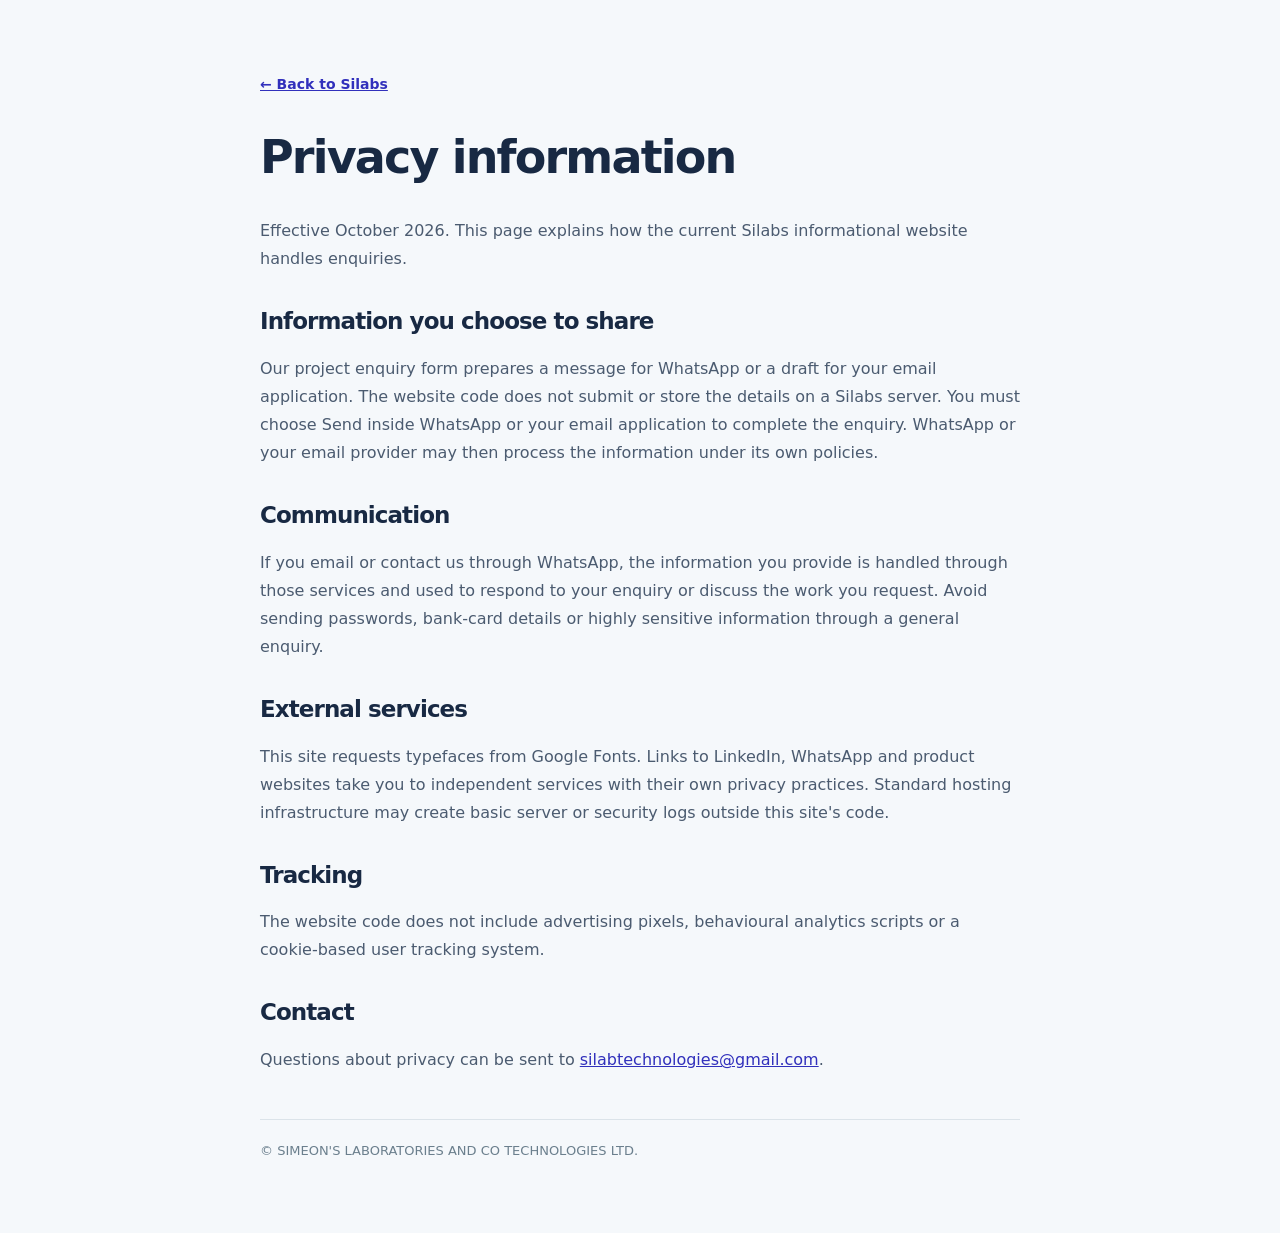
<file: privacy.html>
<!doctype html><html lang="en"><head><meta charset="utf-8"><meta name="viewport" content="width=device-width,initial-scale=1"><meta name="theme-color" content="#00006A"><meta name="robots" content="index,follow"><meta name="description" content="Privacy information for the Silabs corporate website."><link rel="icon" href="/assets/silabs-official.webp" type="image/webp"><title>Privacy | Silabs And Co Technologies Ltd</title><style>body{margin:0;background:#f5f8fb;color:#182943;font:16px/1.75 system-ui,sans-serif}main{max-width:760px;margin:0 auto;padding:70px 24px}h1,h2{letter-spacing:-.04em;line-height:1.25}h1{font-size:clamp(32px,6vw,46px)}h2{margin-top:34px;font-size:23px}a{color:#3130bc}a:focus-visible{outline:3px solid #3130bc;outline-offset:4px}p,li{color:#4b5b70}.back{font-size:14px;font-weight:700}footer{margin-top:45px;border-top:1px solid #dbe3e9;padding-top:20px;font-size:13px;color:#6b7f8d}</style></head><body><main><a class="back" href="/">← Back to Silabs</a><h1>Privacy information</h1><p>Effective October 2026. This page explains how the current Silabs informational website handles enquiries.</p><h2>Information you choose to share</h2><p>Our project enquiry form prepares a message for WhatsApp or a draft for your email application. The website code does not submit or store the details on a Silabs server. You must choose Send inside WhatsApp or your email application to complete the enquiry. WhatsApp or your email provider may then process the information under its own policies.</p><h2>Communication</h2><p>If you email or contact us through WhatsApp, the information you provide is handled through those services and used to respond to your enquiry or discuss the work you request. Avoid sending passwords, bank-card details or highly sensitive information through a general enquiry.</p><h2>External services</h2><p>This site requests typefaces from Google Fonts. Links to LinkedIn, WhatsApp and product websites take you to independent services with their own privacy practices. Standard hosting infrastructure may create basic server or security logs outside this site's code.</p><h2>Tracking</h2><p>The website code does not include advertising pixels, behavioural analytics scripts or a cookie-based user tracking system.</p><h2>Contact</h2><p>Questions about privacy can be sent to <a href="mailto:silabtechnologies@gmail.com">silabtechnologies@gmail.com</a>.</p><footer>© SIMEON'S LABORATORIES AND CO TECHNOLOGIES LTD.</footer></main></body></html>
</file>
<file: assets/styles.css>
/* Silabs corporate website: responsive, dependency-free layout */
:root{--brand-navy:#00006a;--brand-royal:#3130bc;--brand-dark:#09093a;--brand-soft:#eef0ff;--navy:#00006a;--dark:#09093a;--ink:#171747;--muted:#666a85;--cyan:#c8ceff;--teal:#3130bc;--mint:#eef0ff;--blue:#3130bc;--surface:#f7f8ff;--line:#e4e6f6;--radius:21px;font-family:"DM Sans",Arial,sans-serif;color:var(--ink);background:#fff}
*{box-sizing:border-box}html{scroll-behavior:smooth;scroll-padding-top:90px}body{margin:0;min-width:320px;line-height:1.55}button,input,select,textarea{font:inherit}button,a{-webkit-tap-highlight-color:transparent}a{color:inherit;text-decoration:none}button{cursor:pointer}a:focus-visible,button:focus-visible,input:focus-visible,select:focus-visible,textarea:focus-visible{outline:3px solid #3838e2;outline-offset:4px}img{max-width:100%}.container{width:min(1200px,calc(100% - 64px));margin-inline:auto}.sr-only{position:absolute;width:1px;height:1px;padding:0;margin:-1px;overflow:hidden;clip:rect(0,0,0,0);white-space:nowrap;border:0}.skip-link{position:absolute;top:-80px;left:12px;z-index:100;background:#fff;color:#02022f;padding:10px 16px;border-radius:8px}.skip-link:focus{top:12px}
h1,h2,h3,p{margin-top:0}h1,h2,h3,.brand-name{font-family:"Manrope","DM Sans",Arial,sans-serif;letter-spacing:-.055em}p{line-height:1.75}
.hero-stage{color:#fff;background:radial-gradient(circle at 74% 40%,#121254 0,transparent 32%),radial-gradient(circle at 90% 0,#111143 0,transparent 42%),#07172e;position:relative;overflow:hidden}.hero-stage:before{content:"";position:absolute;inset:0;background-image:linear-gradient(#ffffff08 1px,transparent 1px),linear-gradient(90deg,#ffffff08 1px,transparent 1px);background-size:56px 56px;mask-image:linear-gradient(90deg,transparent 38%,#000 100%);pointer-events:none}.site-header{position:relative;z-index:20;border-bottom:1px solid #ffffff18}.header-content{height:87px;display:flex;align-items:center;justify-content:space-between;gap:24px}.brand{display:inline-flex;align-items:center;gap:10px;flex-shrink:0}.brand img{filter:drop-shadow(0 2px 12px #5d5de82c)}.brand-name{font-size:30px;font-weight:800;line-height:.92;letter-spacing:-.075em;color:#fff}.brand-period{color:var(--cyan)}.brand small{display:block;margin-top:8px;font:700 8px/1.2 "DM Sans",sans-serif;letter-spacing:.16em;color:#9393d1}.primary-nav{display:flex;align-items:center;gap:30px}.primary-nav>a{font-size:13px;font-weight:700;color:#bfbfe3;transition:color .2s}.primary-nav>a:hover{color:#fff}.primary-nav .nav-contact{color:#061931;background:var(--cyan);border:1px solid transparent;padding:12px 17px;border-radius:8px;font-weight:800}.nav-contact span{margin-left:13px}.primary-nav .nav-contact:hover{color:#061931;background:#9d9df1}.menu-toggle{display:none}
.hero{position:relative;z-index:2;display:grid;grid-template-columns:1.06fr .94fr;align-items:center;gap:40px;min-height:650px;padding-block:75px 100px}.hero-copy{padding-bottom:8px}.eyebrow{font-weight:800;letter-spacing:.16em;color:#a4a4dd;font-size:11px;margin-bottom:24px;display:flex;align-items:center;gap:12px}.eyebrow-dot{width:8px;height:8px;border-radius:50%;background:#7c7ce8;box-shadow:0 0 0 6px #6262e422}.hero h1{font-weight:800;font-size:clamp(43px,5.15vw,78px);line-height:1.1;margin-bottom:25px;letter-spacing:-.075em;max-width:720px}.text-gradient{background:linear-gradient(95deg,#9595ec,#6262df 55%,#92b9f4);background-clip:text;color:transparent}.hero-lead{font-size:16px;color:#b5b5df;max-width:510px;margin-bottom:29px}.hero-actions{display:flex;flex-wrap:wrap;gap:12px}.button{display:inline-flex;align-items:center;justify-content:center;gap:22px;border-radius:9px;font-weight:800;font-size:13px;min-height:50px;padding:14px 22px;border:1px solid transparent;transition:transform .2s,background .2s,border-color .2s}.button:hover{transform:translateY(-2px)}.button-primary{background:var(--cyan);color:#06182d}.button-primary:hover{background:#a1a1f7}.button-outline{color:#fff;border-color:#393985;background:#ffffff06}.button-outline:hover{border-color:#a6a6d9;background:#ffffff12}.hero-footnote{display:flex;gap:13px;align-items:center;margin-top:52px;font-size:12px;color:#9393d1}.hero-footnote strong{color:#e3e3f8}.footnote-icon{display:grid;place-items:center;flex:0 0 33px;width:33px;height:33px;border-radius:50%;background:#ffffff11;color:#7b7be4;font-size:20px}
.hero-art{position:relative;height:480px;display:grid;place-items:center;isolation:isolate}.hero-art:after{content:"";position:absolute;z-index:-2;width:85%;height:82%;background:radial-gradient(circle,#2626be33,transparent 67%);filter:blur(22px)}.orbit{position:absolute;width:450px;height:450px;border:1px solid #6c6ce727;border-radius:50%;transform:rotate(-16deg) scaleY(.82)}.orbit-two{width:560px;height:560px;border-style:dashed;opacity:.6;transform:rotate(32deg) scaleY(.75)}.signal{position:absolute;width:10px;height:10px;background:#6969ea;border-radius:50%;box-shadow:0 0 0 9px #6969ea15,0 0 25px #7b7bf9}.signal-a{top:44px;left:93px}.signal-b{right:38px;bottom:65px}.lab-panel{width:380px;max-width:86%;position:relative;border:1px solid #9494fb4a;background:linear-gradient(145deg,#15154aeb,#090937f5 65%,#10103eeb);border-radius:23px;padding:23px 26px 17px;box-shadow:0 30px 85px #0008,0 0 70px #a2a2fb0e;transform:rotate(-4deg)}.panel-topline{display:flex;justify-content:space-between;align-items:center;gap:10px;border-bottom:1px solid #ffffff25;padding-bottom:18px}.panel-top-left{font-size:10px;font-weight:800;letter-spacing:.14em;color:#dedef9}.tiny-stars{color:#8a8af3;font-size:16px;margin-right:6px}.panel-status{font-size:8px;font-weight:800;letter-spacing:.04em;color:#9797e8}.panel-status i{display:inline-block;background:#7b7be5;width:6px;height:6px;border-radius:50%;margin-right:4px}.panel-heading{font-family:"Manrope",sans-serif;font-weight:800;font-size:27px;letter-spacing:-.05em;line-height:1.22;margin:33px 0 24px}.panel-heading em{color:#7171e2;font-style:normal}.panel-workflow{display:grid;gap:9px}.workflow-item{display:flex;align-items:center;gap:12px;background:#ffffff0c;border:1px solid #ffffff13;border-radius:11px;padding:11px 12px;font-weight:700;font-size:13px}.workflow-index{display:grid;place-items:center;width:29px;height:29px;border-radius:8px;background:#b0b0f817;color:#8787f8;font-size:10px}.workflow-item b{margin-left:auto;font-size:15px;color:#a0a0ee}.panel-bottom{display:flex;align-items:center;border-top:1px solid #ffffff22;margin-top:22px;padding-top:15px;gap:11px}.avatar-stack{display:flex;padding-left:6px}.avatar-stack span{width:24px;height:24px;margin-left:-7px;background:#b4b4ec;color:#08083b;border:2px solid #0b0b3b;border-radius:50%;display:grid;place-items:center;font-size:9px;font-weight:900}.avatar-stack span:nth-child(2){background:#9dbbf4}.avatar-stack span:nth-child(3){background:#f9d9a9}.panel-bottom p{font-size:10px;color:#9696d2;margin:0}.panel-sparkle{margin-left:auto;color:#bcbcfc;font-size:18px}.floating-tag{position:absolute;display:flex;align-items:center;gap:11px;padding:13px 17px;border:1px solid #aeaee744;border-radius:12px;box-shadow:0 25px 50px #0005;background:#f5f5fff4;color:#12124b;z-index:3}.floating-tag small{display:block;font-size:8px;font-weight:800;letter-spacing:.1em;color:#6b7d92}.floating-tag strong{font-family:Manrope,sans-serif;font-size:12px;letter-spacing:-.02em}.float-icon,.float-check{display:grid;place-items:center;width:34px;height:34px;border-radius:9px;background:#d8d8f9;color:#16168e;font-size:20px}.float-top{top:26px;right:3px;transform:rotate(7deg)}.float-bottom{bottom:34px;left:0;transform:rotate(4deg)}
.capability-band{position:relative;z-index:2;border-top:1px solid #ffffff16;background:#0e0e3a}.capability-inner{min-height:77px;display:flex;align-items:center;justify-content:space-between;gap:18px;flex-wrap:wrap}.capability-inner>span{font-size:10px;letter-spacing:.15em;color:#6b6bbf;font-weight:800}.capability-inner strong{font-size:12px;white-space:nowrap;font-weight:700;color:#e1e1f3}.capability-inner i{height:4px;width:4px;border-radius:50%;background:#5858b7}
.section{padding:110px 0}.section-top{display:flex;justify-content:space-between;align-items:flex-end;gap:40px;margin-bottom:46px}.section-top>div{flex:1}.section-top>p{width:355px;max-width:40%;color:var(--muted);font-size:14px;margin:0;padding-bottom:6px}.section-kicker{display:inline-block;color:#161690;font-size:11px;font-weight:800;letter-spacing:.17em;margin-bottom:18px}.section h2,.about-section h2,.academy-section h2{font-weight:800;font-size:clamp(32px,3.7vw,53px);line-height:1.2;margin:0;letter-spacing:-.065em}.section h2 span,.about-section h2 span{color:#6a7a92}
.services-section{background:#fff}.services-grid{display:grid;grid-template-columns:repeat(3,minmax(0,1fr));gap:17px}.service-card{border:1px solid var(--line);border-radius:var(--radius);padding:30px 28px;min-height:284px;display:flex;flex-direction:column;transition:box-shadow .2s,transform .2s,border-color .2s}.service-card:hover{transform:translateY(-3px);border-color:#b3b3e7;box-shadow:0 18px 48px #0909450e}.service-head{display:flex;align-items:flex-start;justify-content:space-between;margin-bottom:30px}.service-symbol{display:grid;place-items:center;width:49px;height:49px;border-radius:12px;font-size:25px;font-weight:600;background:#e7e7f9;color:#13138f}.service-number{font-size:10px;color:#8b8bcd;letter-spacing:.06em}.service-card h3{font-weight:800;font-size:18px;letter-spacing:-.045em;margin-bottom:10px}.service-card p{font-size:13px;color:var(--muted);margin-bottom:24px}.service-card a{font-size:12px;font-weight:800;margin-top:auto;color:#131385}.service-card a span{margin-left:7px}
.products-section{background:#f6f8fc}.products-grid{display:grid;grid-template-columns:repeat(2,minmax(0,1fr));gap:22px}.product-card{background:#fff;border:1px solid #e7ebf1;border-radius:22px;overflow:hidden;min-width:0}.product-card-upper{padding:22px 25px 0;display:flex;align-items:center;justify-content:space-between;gap:10px}.product-category{font-size:10px;font-weight:900;letter-spacing:.13em;color:#67758a}.status-pill{font-size:10px;border-radius:30px;padding:6px 10px;background:#f0f2f6;color:#52657c;font-weight:700;white-space:nowrap}.status-live{background:#e6faf1;color:#087d5c}.product-art{height:235px;margin:15px 24px 0;display:flex;align-items:center;justify-content:center;position:relative;overflow:hidden;border-radius:13px}.art-unixpress{background:radial-gradient(circle at 72% 20%,#468fff 0,transparent 40%),linear-gradient(125deg,#063c95,#1449a5,#0b2070)}.art-unixpress:before,.art-chombutar:before{content:"";position:absolute;inset:-90px;border:1px solid #ffffff3b;border-radius:50%;transform:scale(.9,1.1)}.abstract-window{width:220px;border-radius:12px;background:#fffffff5;box-shadow:0 20px 60px #001a526c;overflow:hidden;transform:rotate(-7deg);z-index:1}.window-top{height:27px;border-bottom:1px solid #e3e9f5;display:flex;gap:5px;align-items:center;padding:0 10px}.window-top span{height:5px;width:5px;border-radius:50%;background:#c9d5ea}.mock-study{height:105px;display:flex;align-items:center;gap:15px;padding:18px}.mock-logo{font-size:44px;letter-spacing:-.15em;font-weight:900;color:#1b5ad8}.mock-logo span{font-size:23px;vertical-align:top;color:#4747f7}.mock-lines{flex:1;display:grid;gap:10px}.mock-lines i{display:block;height:8px;border-radius:3px;background:#d5e3fc}.mock-lines i:first-child{width:80%;background:#82b3fa}.mock-lines i:last-child{width:62%}.mock-pills{display:flex;gap:5px;padding:0 18px 18px}.mock-pills b{padding:7px 8px;font-size:7px;color:#1446a3;background:#dce9ff;border-radius:4px}.art-chombutar{background:radial-gradient(circle at 30% 90%,#a088fd8a,transparent 45%),linear-gradient(135deg,#210e55,#5231a4 60%,#201451)}.tilted-window{height:175px;width:210px;transform:rotate(8deg);background:#261448;border:1px solid #ffffff44}.tilted-window .window-top{border-color:#ffffff24}.talent-circles{display:flex;justify-content:center;gap:10px;margin:23px 0}.talent-circles div{border:1px solid #ffffff78;background:#906cf48c;width:43px;height:43px;display:grid;place-items:center;border-radius:10px;color:#fff}.talent-circles div:nth-child(2){transform:translateY(-7px);background:#ffb783;color:#321255}.creator-line{margin:8px auto;width:74%;height:6px;border-radius:8px;background:#765d9f}.creator-line.short{width:48%}.art-techdialect{background:radial-gradient(circle at 80% 20%,#f8dd9a 0,transparent 45%),linear-gradient(135deg,#edf7e3,#d9ede8)}.language-bubble{position:absolute;display:grid;place-items:center;background:#255d4c;color:#fff;width:78px;height:78px;border-radius:22px;font-size:35px;font-weight:900;box-shadow:0 15px 30px #3368512b;transform:rotate(-10deg)}.language-bubble.one{left:23%;top:34px}.language-bubble.two{right:25%;top:60px;transform:rotate(12deg);background:#d1a55f}.language-bubble.three{left:47%;top:104px;width:64px;height:64px;font-size:23px;transform:rotate(7deg);background:#82ae93}.art-caption{position:absolute;bottom:16px;font-size:9px;font-weight:900;letter-spacing:.18em;color:#2d2d68}.art-ai{background:radial-gradient(circle,#16799c76,transparent 60%),linear-gradient(135deg,#0a264a,#08162d)}.ai-grid{display:grid;grid-template-columns:repeat(3,44px);gap:10px;transform:rotate(15deg)}.ai-grid span{display:grid;place-items:center;width:44px;height:44px;border:1px solid #6666de66;border-radius:12px;color:#8c8cee;background:#2727a132;font-size:25px}.ai-grid span:nth-child(5){background:#6d6de7;color:#0d0d53;box-shadow:0 0 30px #6969ed88}.ai-art-text{position:absolute;bottom:18px;font-size:9px;font-weight:900;letter-spacing:.17em;color:#9e9ee9}.product-text{padding:25px 27px 29px}.product-text h3{font-size:23px;letter-spacing:-.05em;margin-bottom:9px}.product-text p{font-size:13px;color:var(--muted);margin-bottom:20px}.product-link{display:inline-block;font-size:12px;font-weight:900;color:#080881}.product-link span{margin-left:6px}.product-bottom-note{display:flex;align-items:center;gap:15px;padding-top:27px}.note-orb{color:#1e1e9a;background:#dedef7;border-radius:50%;width:32px;height:32px;display:grid;place-items:center;flex-shrink:0}.product-bottom-note p{font-size:13px;color:#65748b;margin:0}.product-bottom-note a{font-weight:800;color:#111180}
.academy-section{background:#07074a;color:#fff;padding:98px 0;overflow:hidden;position:relative}.academy-section:before{content:"";position:absolute;inset:0;background:radial-gradient(circle at 80% 35%,#3232a955,transparent 40%),linear-gradient(120deg,#090948,#080854)}.academy-layout{position:relative;display:grid;grid-template-columns:1fr .9fr;gap:90px;align-items:center}.light-kicker{color:#9c9cec}.academy-left h2{font-size:clamp(34px,3.7vw,52px);margin-bottom:22px}.academy-left h2 em,.contact-intro h2 em{font-style:normal;color:#8c8ceb}.academy-left p{color:#b3b3df;font-size:15px;max-width:490px;margin-bottom:25px}.learning-card{max-width:440px;margin-left:auto;background:#fff;color:#171743;border-radius:20px;box-shadow:0 26px 75px #01012290;padding:25px 27px;transform:rotate(2deg)}.learning-title{display:flex;gap:12px;align-items:center;padding-bottom:19px;border-bottom:1px solid #e5e5f4}.learning-icon{width:42px;height:42px;display:grid;place-items:center;background:#dcdcf8;border-radius:12px;color:#131391;font-size:27px}.learning-title small,.learning-title strong{display:block}.learning-title small{font-size:9px;color:#5454b6;letter-spacing:.1em;font-weight:900}.learning-title strong{font-family:Manrope,sans-serif;font-size:18px;letter-spacing:-.05em}.learning-step{display:flex;align-items:center;gap:17px;padding:18px 4px;border-bottom:1px solid #e5e5f4}.learning-step>b{color:#22229f;font-size:13px}.learning-step div{flex:1}.learning-step strong,.learning-step small{display:block}.learning-step strong{font-size:14px}.learning-step small{color:#5353b5;font-size:11px;margin-top:4px;line-height:1.5}.learning-step>span{color:#9999da;font-size:8px}.learning-foot{display:flex;justify-content:space-between;color:#30309b;font-size:10px;font-weight:900;letter-spacing:.12em;margin-top:19px}.learning-foot span{font-size:17px}
.approach-section{background:#fff}.approach-steps{display:grid;grid-template-columns:repeat(4,1fr);gap:26px;position:relative}.approach-steps article{border-top:2px solid #d2d2eb;padding:24px 8px 10px 0}.approach-steps article span{font-family:Manrope,sans-serif;font-weight:800;color:#16169c;font-size:16px}.approach-steps h3{font-size:19px;margin:24px 0 9px;letter-spacing:-.04em}.approach-steps p{font-size:13px;color:var(--muted)}
.about-section{background:#f6f8fc;padding:105px 0}.about-layout{display:grid;grid-template-columns:.9fr 1.1fr;gap:95px;align-items:center}.about-graphic{min-height:410px;background:radial-gradient(circle at 50% 50%,#1d1d9285,transparent 55%),#102743;border-radius:24px;position:relative;display:grid;place-items:center;overflow:hidden}.about-ring{width:330px;height:330px;border:1px solid #9191e73f;border-radius:50%;position:absolute}.about-ring-b{width:240px;height:240px;border-style:dashed}.about-mark{font-family:Manrope,sans-serif;font-size:180px;font-weight:900;letter-spacing:-.19em;color:#c7c7fd;text-shadow:0 25px 50px #0118;position:relative;z-index:1}.about-mark span{font-size:58px;vertical-align:top;color:#7c7ceb}.about-tag{position:absolute;bottom:29px;left:30px;right:30px;text-align:center;border-top:1px solid #ffffff30;padding-top:17px;font-size:10px;font-weight:800;letter-spacing:.16em;color:#c0c0ea}.about-copy h2{margin-bottom:24px}.about-copy p{font-size:14px;color:var(--muted);margin-bottom:17px}.about-copy p strong{color:#253854}.value-list{display:flex;flex-wrap:wrap;gap:9px;margin:26px 0 26px}.value-list span{border:1px solid #cbcbe9;border-radius:30px;padding:8px 13px;font-size:11px;color:#2f2f6e;font-weight:800;background:#fff}.text-link{font-size:13px;font-weight:900;color:#161684}
.contact-section{background:#091a30;color:#fff;padding:110px 0}.contact-layout{display:grid;grid-template-columns:.9fr 1.1fr;gap:70px;align-items:start}.contact-intro h2{font-size:clamp(35px,4vw,55px);line-height:1.2;margin:0 0 22px}.contact-intro p{font-size:14px;color:#a6a6d9;max-width:420px;margin-bottom:34px}.contact-options{display:grid;gap:10px}.contact-options>a{display:flex;align-items:center;gap:13px;padding:13px 0;border-bottom:1px solid #ffffff1a}.contact-icon{width:38px;height:38px;background:#19194d;border:1px solid #2c2c6a;border-radius:10px;display:grid;place-items:center;font-size:20px;color:#8585e9}.contact-options>a>span:nth-child(2){flex:1;min-width:0}.contact-options small,.contact-options strong{display:block}.contact-options small{font-size:9px;color:#7878c5;font-weight:800;letter-spacing:.13em}.contact-options strong{font-size:13px;color:#f3f3ff;overflow-wrap:anywhere}.contact-location{margin-top:25px;color:#8080c8;font-size:12px}.contact-form-card{background:#fff;color:#172b45;border-radius:19px;padding:30px;box-shadow:0 40px 70px #03112266}.form-heading{display:flex;justify-content:space-between;align-items:center;color:#16168b;font-size:10px;font-weight:900;letter-spacing:.14em}.form-heading span:last-child{font-size:18px}.contact-form-card h3{font-size:24px;margin:12px 0 25px}.contact-form-card label{display:flex;flex-direction:column;gap:8px;margin-bottom:17px;font-size:12px;font-weight:800;color:#27275c}.field-row{display:grid;grid-template-columns:1fr 1fr;gap:13px}.contact-form-card input,.contact-form-card select,.contact-form-card textarea{border:1px solid #dadaef;border-radius:8px;background:#f9f9fd;color:#172b45;width:100%;padding:12px;font-size:13px;outline:none}.contact-form-card input:focus,.contact-form-card select:focus,.contact-form-card textarea:focus{border-color:#2020aa;box-shadow:0 0 0 3px #2424c529}.contact-form-card textarea{resize:vertical;min-height:102px}.submit-button{width:100%;margin-top:2px;border:0}.form-disclaimer{font-size:11px;color:#4b4bae;margin:14px 0 0;line-height:1.5}
.site-footer{background:#061223;color:#fff}.footer-top{padding:66px 0 57px;display:grid;grid-template-columns:2fr 1fr 1fr;gap:45px}.footer-brand p{font-size:13px;color:#9393d1;max-width:300px;margin:19px 0 0}.footer-column{display:grid;justify-items:start;align-content:start;gap:13px}.footer-column strong{font-size:10px;letter-spacing:.13em;color:#7c7cc7;margin-bottom:9px}.footer-column a{font-size:12px;color:#d3d3ef}.footer-column a:hover,.footer-bottom a:hover{color:#7a7aeb}.footer-bottom{display:flex;justify-content:space-between;gap:20px;border-top:1px solid #ffffff20;padding:22px 0;font-size:10px;color:#7070c2}.footer-bottom a{color:#c1c1e4}
@media(max-width:1024px){.primary-nav{gap:16px}.hero{gap:10px}.hero h1{font-size:clamp(43px,5vw,65px)}.hero-art{transform:scale(.88)}.academy-layout,.about-layout{gap:45px}.contact-layout{gap:35px}.capability-inner{justify-content:center}.capability-inner>span{width:100%;text-align:center;padding-top:16px}.capability-inner{padding-bottom:17px}}
@media(max-width:760px){.container{width:min(100% - 36px,540px)}.header-content{height:72px}.brand-name{font-size:27px}.menu-toggle{display:flex;z-index:31;flex-direction:column;justify-content:center;gap:5px;align-items:center;border:1px solid #8484cb54;background:#ffffff12;border-radius:8px;width:43px;height:41px}.menu-toggle span{width:20px;height:2px;background:#ededfe;border-radius:1px;transition:transform .2s,opacity .2s}.menu-toggle[aria-expanded="true"] span:first-child{transform:translateY(7px) rotate(45deg)}.menu-toggle[aria-expanded="true"] span:nth-child(2){opacity:0}.menu-toggle[aria-expanded="true"] span:last-child{transform:translateY(-7px) rotate(-45deg)}.primary-nav{display:none;position:absolute;top:71px;left:0;right:0;background:#0a0a3a;border-bottom:1px solid #24245e;flex-direction:column;align-items:stretch;gap:0;padding:17px 18px 20px;box-shadow:0 25px 30px #0004}.primary-nav.is-open{display:flex}.primary-nav>a{padding:14px 10px;font-size:14px}.primary-nav .nav-contact{margin-top:10px;text-align:center}.hero{grid-template-columns:1fr;gap:10px;padding:58px 0 45px;min-height:0}.hero h1{font-size:clamp(42px,9vw,65px)}.hero-lead{font-size:15px}.hero-footnote{margin-top:31px}.hero-art{height:390px;transform:scale(.88);transform-origin:center center;margin:-18px -25px -25px}.lab-panel{width:360px}.floating-tag{padding:10px}.float-top{right:10px}.float-bottom{left:8px}.capability-inner{gap:12px;padding:22px 0}.capability-inner>span{padding:0}.capability-inner strong{font-size:11px}.section{padding:72px 0}.section-top{display:block;margin-bottom:30px}.section-top>p{max-width:none;width:auto;margin-top:18px}.section h2,.about-section h2{font-size:35px}.services-grid,.products-grid{grid-template-columns:1fr;gap:14px}.service-card{min-height:auto;padding:24px}.service-head{margin-bottom:24px}.product-card-upper{padding:18px 18px 0}.product-art{margin:14px 18px 0;height:215px}.product-text{padding:21px}.academy-section{padding:73px 0}.academy-layout,.about-layout,.contact-layout{grid-template-columns:1fr;gap:37px}.learning-card{margin:auto;max-width:420px;transform:none}.approach-steps{grid-template-columns:repeat(2,1fr);gap:22px}.about-section{padding:73px 0}.about-graphic{min-height:330px}.contact-section{padding:75px 0}.contact-form-card{padding:22px}.footer-top{grid-template-columns:1fr 1fr;gap:33px}.footer-brand{grid-column:span 2}.footer-bottom{flex-direction:column;gap:9px}}
@media(max-width:440px){.hero-art{transform:scale(.72);height:330px;margin:-40px -55px -40px}.hero h1{font-size:43px}.hero-actions{align-items:stretch}.hero-actions .button{flex:1 1 100%}.capability-inner i{display:none}.capability-inner strong{width:42%;text-align:center}.field-row{grid-template-columns:1fr;gap:0}.product-card-upper{align-items:flex-start}.product-category{line-height:1.8}.status-pill{font-size:9px}.approach-steps{grid-template-columns:1fr}.about-mark{font-size:145px}.about-mark span{font-size:47px}.contact-options strong{font-size:12px}}
@media(prefers-reduced-motion:reduce){html{scroll-behavior:auto}*,*:before,*:after{transition-duration:.01ms!important;animation-duration:.01ms!important}}


/* Approved company brand: indigo-blue identity and updated public sections */
:root{--cyan:#c8ceff;--teal:#3130bc;--blue:#3130bc;--mint:#eef0ff}
.hero-stage{background:radial-gradient(circle at 73% 42%,#25296b87,transparent 38%),radial-gradient(circle at 90% 2%,#1429589a,transparent 45%),#080f2b}
.brand-official{border-radius:50%;object-fit:cover;background:#fff;border:1px solid #e3e6ff;flex-shrink:0}
.brand-period{color:#a4afff}.brand small{color:#c7cfff}
.primary-nav .nav-contact{background:#acbaff;color:#101847}.primary-nav .nav-contact:hover{background:#d5deff;color:#101847}
.text-gradient{background:linear-gradient(95deg,#d4d8ff,#a8b9ff 65%,#8b8bf0);background-clip:text;color:transparent}
.button-primary{background:#a4b5ff;color:#111a4b}.button-primary:hover{background:#d6ddff}
.hero-stage .eyebrow{color:#c4ceff}.eyebrow-dot{background:#b0baff;box-shadow:0 0 0 6px #a3b3ff2a}.light-kicker{color:#cbd5ff}
.section-kicker{color:#454da7}.service-symbol{background:#e9edff;color:#414cad}
.service-card a,.product-link,.text-link,.product-bottom-note a{color:#313c9e}
.products-section{background:#f7f8fc}.product-card{display:flex;flex-direction:column}.product-text{display:flex;flex:1;flex-direction:column}.product-text p{flex:1}
.art-unixpress{background:radial-gradient(circle at 75% 20%,#d9ddff,transparent 55%),linear-gradient(135deg,#f4f6ff,#e3e8ff)}
.unixpress-official-logo{max-width:min(84%,320px);max-height:188px;object-fit:contain;display:block;filter:drop-shadow(0 12px 14px #303fa622)}
.art-camp{background:radial-gradient(circle at 25% 85%,#9abbe0,transparent 52%),linear-gradient(125deg,#092649,#25426e)}
.camp-photo-stack{height:180px;width:220px;position:relative}
.camp-shot{display:grid;place-items:center;position:absolute;top:25px;left:53px;width:126px;height:133px;border:8px solid white;border-bottom-width:23px;border-radius:6px;box-shadow:0 13px 26px #0005;color:#fff;font-size:49px;background:linear-gradient(135deg,#3f3fba,#27437b)}
.camp-shot.shot-one{transform:rotate(-16deg) translate(-30px,6px);background:linear-gradient(140deg,#8181c9,#2b2b78)}.camp-shot.shot-two{transform:rotate(12deg) translate(27px,0);background:linear-gradient(140deg,#536ba6,#a48fce)}.camp-shot.shot-three{transform:rotate(-2deg);background:linear-gradient(130deg,#6262bc,#203c8f)}
.product-art-caption{position:absolute;bottom:12px;left:0;right:0;text-align:center;font-size:9px;letter-spacing:.18em;font-weight:900;color:#e2e2fe}
.art-iroya{background:radial-gradient(circle at 80% 15%,#9cadfa,transparent 50%),linear-gradient(135deg,#29398d,#0a1a54)}
.iroya-messages{width:230px;display:flex;flex-direction:column;gap:10px}
.iroya-bubble{display:block;max-width:90%;padding:12px 16px;background:#fff;color:#13245c;font-size:12px;font-weight:800;box-shadow:0 10px 20px #0b164954;border-radius:15px 15px 15px 4px}
.iroya-bubble.outgoing{align-self:flex-end;background:#bcc7ff;border-radius:15px 15px 4px 15px}
.art-platoon{background:radial-gradient(circle at 20% 30%,#b2dbe7,transparent 45%),linear-gradient(130deg,#4f79a8,#153565)}
.platoon-board{border:1px solid #ffffff80;border-radius:16px;background:#fffffff0;box-shadow:0 20px 35px #12335f70;padding:24px;width:270px;text-align:center;transform:rotate(-5deg)}
.platoon-board strong{font-family:Manrope,sans-serif;letter-spacing:.06em;color:#2c4480;font-size:22px}.platoon-board div{display:flex;justify-content:center;gap:12px;margin:19px 0}
.platoon-board span{display:grid;place-items:center;width:46px;height:46px;border-radius:14px;background:#dfe8fa;color:#3257aa;font-weight:900;font-size:22px}.platoon-board small{font-size:8px;letter-spacing:.12em;color:#4d6284;font-weight:900}
.partners-section{background:#fff}.partners-grid{display:grid;grid-template-columns:1fr 1fr;gap:22px}
.partner-card{border:1px solid #e6eaf3;border-radius:22px;padding:30px;background:#f8f9fe;display:flex;gap:22px;align-items:flex-start}
.partner-mark{width:76px;height:76px;display:grid;place-items:center;border-radius:18px;background:#352168;color:#f5dfff;font-size:40px;flex-shrink:0}
.partner-career .partner-mark{background:#e3ecff;color:#3053ad}.partner-eyebrow{font-size:9px;letter-spacing:.14em;color:#5163a1;font-weight:900}
.partner-body h3{font-size:24px;letter-spacing:-.05em;margin:9px 0}.partner-body p{font-size:13px;color:#62718a;margin-bottom:16px}.partner-body a{font-size:12px;font-weight:900;color:#353ba2}
.about-official-logo{position:relative;z-index:1;width:205px;max-width:54%;height:auto;aspect-ratio:1;object-fit:cover;border:5px solid #eef1ff;border-radius:50%;box-shadow:0 20px 55px #0005}
.registration-number{font-weight:800;color:#48598e!important;margin-top:-5px}
.directors-section{background:#f7f8fd}.directors-grid{display:grid;grid-template-columns:repeat(3,minmax(0,1fr));gap:16px}
.director-card{display:flex;gap:15px;align-items:center;position:relative;border:1px solid #e3e7f2;border-radius:17px;background:#fff;padding:25px 20px;min-height:129px}
.director-avatar{width:57px;height:57px;display:grid;place-items:center;flex-shrink:0;border-radius:14px;background:#e7eafa;color:#383e9e;font-family:Manrope,sans-serif;font-size:20px;font-weight:800}
.director-identity h3{font-size:14px;line-height:1.4;margin:0 0 6px;letter-spacing:-.035em}.director-identity p{font-size:11px;color:#62718a;margin:0;line-height:1.5}
.director-md{background:#141b56;border-color:#141b56;color:#fff}.director-md .director-avatar{background:#d8deff;color:#2b3196}.director-md .director-identity p{color:#c3caee}
.director-flag{position:absolute;top:9px;right:12px;font-size:8px;letter-spacing:.1em;color:#c7d1ff;font-weight:900}
.leadership-note{font-size:11px;color:#7a869d;margin:18px 0 0}
@media(max-width:1050px){.primary-nav{gap:14px}.primary-nav>a{font-size:12px}.directors-grid{grid-template-columns:repeat(2,minmax(0,1fr))}.partner-card{padding:23px;gap:15px}.partner-mark{width:58px;height:58px;font-size:28px}}
@media(max-width:760px){.partners-grid,.directors-grid{grid-template-columns:1fr}.partner-card{padding:23px}.director-card{padding:20px}.primary-nav>a{font-size:14px}.brand-official{width:41px;height:41px}.about-official-logo{width:178px}}


/* Silabs official visual identity.
   Colors sampled from the company-provided circular logo: #00006A and #3130BC.
   Blue is the corporate accent; green is reserved for genuine success statuses. */
:root{color-scheme:light}
.hero-stage{background:radial-gradient(circle at 76% 35%,#3130bc55 0,transparent 40%),linear-gradient(125deg,#090936 0%,#00006a 82%,#14146b 100%);color:#fff}
.site-header{border-color:#c9cfff2c}
.site-footer{background:#08083c}
.contact-section{background:linear-gradient(125deg,#0a0a40,#07075a 85%)}
.capability-band{background:#09094e}
.hero-art:after{background:radial-gradient(circle,#8488ff4d,transparent 68%)}
.lab-panel{background:linear-gradient(145deg,#26267aee,#0d0d54f8 72%,#151565ef);border-color:#c6c8ff61}
.orbit{border-color:#abb4ff50}
.signal{background:#aab1ff;box-shadow:0 0 0 9px #b4c0ff15,0 0 25px #a9afff}
.eyebrow,.light-kicker,.tiny-stars{color:#c9d1ff}
.eyebrow-dot{background:#a7b1ff;box-shadow:0 0 0 6px #a5b6ff2a}
.hero h1 .text-gradient{background:linear-gradient(95deg,#fff,#bcc6ff 52%,#939eff);background-clip:text;color:transparent}
.hero-lead{color:#d4d8f2}
.button-primary{background:#d5d9ff;color:#080847}
.button-primary:hover{background:#eff0ff;color:#080847}
.button-outline{border-color:#939ce27a;color:#fff}
.button-outline:hover{background:#a7b3ff1f;border-color:#c7cdff}
.hero-footnote,.hero-footnote strong{color:#ced5f8}
.hero-footnote .footnote-icon,.float-icon,.float-check{background:#e4e8ff;color:#3130bc}
.panel-heading em{color:#ccd0ff}
.panel-status,.workflow-index,.workflow-item b,.panel-sparkle{color:#d0d5ff}
.workflow-index{background:#b4beff24}
.avatar-stack span:first-child{background:#d5d9ff;color:#0b0b4d}
.floating-tag{background:#f9f9ff;color:#11114f;border-color:#e1e3ff}
.floating-tag small{color:#666b99}
.capability-inner>span{color:#b7c2ff}
.section-kicker,.service-card a,.product-link,.partner-body a,.text-link,.product-bottom-note a{color:#3130bc}
.service-symbol,.note-orb,.learning-icon{background:#eceeff;color:#3130bc}
.service-card:hover{border-color:#bbbaff;box-shadow:0 18px 48px #3130bc12}
.products-section,.directors-section,.about-section{background:#f7f8ff}
.product-card,.service-card,.partner-card,.director-card{border-color:#e3e4f4}
.partner-card{background:#fafaff}
.status-live{background:#e6faf1;color:#087d5c}
.academy-section{background:#00006a}
.academy-section:before{background:radial-gradient(circle at 80% 35%,#5d62dc55,transparent 43%),linear-gradient(120deg,#090948,#141483)}
.academy-left h2 em,.contact-intro h2 em{color:#cad0ff}
.academy-left p{color:#d4d8ed}
.learning-icon{color:#3130bc}
.learning-step>b,.learning-foot{color:#3130bc}
.approach-steps article span,.form-heading,.value-list span{color:#3130bc}
.approach-steps article{border-color:#c7c9f4}
.about-graphic{background:radial-gradient(circle at 50% 50%,#3434bba8,transparent 55%),#07075b}
.about-tag{color:#dfe2ff}
.registration-number{color:#3130bc!important}
.value-list span{border-color:#d5d8f1;background:#fff}
.director-md{background:#00006a;border-color:#00006a;color:white}
.director-md .director-avatar{color:#00006a}
.director-flag{color:#e0e4ff}
.director-avatar{background:#e8eaff;color:#3130bc}
.contact-icon{background:#1a1a6b;border-color:#575ab8;color:#dce0ff}
.contact-options strong{color:#fff}
.contact-form-card input:focus,.contact-form-card textarea:focus,.contact-form-card select:focus{border-color:#3130bc;box-shadow:0 0 0 3px #3130bc20}
a:focus-visible,button:focus-visible,input:focus-visible,select:focus-visible,textarea:focus-visible{outline-color:#6166e4}
.primary-nav .nav-contact{background:#d5d9ff;color:#090942}
.primary-nav .nav-contact:hover{background:#fff;color:#090942}
.art-iroya{background:radial-gradient(circle at 75% 20%,#707af4,transparent 49%),linear-gradient(140deg,#11115e,#2a2aaf)}
.iroya-hotel{width:275px;max-width:88%;background:#fefeff;color:#10114a;border:1px solid #ffffffc9;border-radius:15px;padding:15px;box-shadow:0 22px 45px #00046a70;transform:rotate(-3deg)}
.iroya-hotel-head{display:flex;align-items:center;justify-content:space-between;gap:10px;padding-bottom:12px;border-bottom:1px solid #e7e8f4}
.hotel-mini-logo{font-family:Manrope,sans-serif;letter-spacing:-.06em;font-weight:900;font-size:18px;color:#3130bc}
.hotel-mini-status{font-size:8px;color:#4c4e96;font-weight:800}
.iroya-hotel-body{display:flex;align-items:center;gap:13px;padding:21px 0}
.hotel-mini-icon{display:grid;place-items:center;width:58px;height:58px;border-radius:13px;background:#e6e8ff;color:#3130bc;font-size:36px}
.iroya-hotel-body strong,.iroya-hotel-body small{display:block}
.iroya-hotel-body strong{font-size:12px;font-weight:900}
.iroya-hotel-body small{font-size:9px;color:#5f6489;margin-top:3px}
.iroya-hotel-bottom{display:flex;align-items:center;justify-content:space-between;border-radius:8px;background:#f0f1ff;padding:9px 11px;font-size:10px}
.iroya-hotel-bottom b{font-size:9px;color:#3130bc}
.art-iroya .product-art-caption{color:#eef0ff}
@media(max-width:760px){.primary-nav{background:#09094b;border-color:#5c62ae}.primary-nav .nav-contact{color:#090942}}


/* 2026 light computing hero, using the company-approved navy and royal blue.
 * Deliberately isolated to the opening stage so the rest of the corporate
 * site retains its established appearance. No JS or external canvas library.
 */
.hero-stage{
  position:relative;
  isolation:isolate;
  overflow:hidden;
  color:#16194c;
  background:
    radial-gradient(ellipse at 76% 24%,rgba(49,48,188,.095),transparent 42%),
    radial-gradient(ellipse at 18% 75%,rgba(78,103,228,.075),transparent 42%),
    linear-gradient(180deg,#ffffff 0%,#fcfcff 50%,#eef1ff 100%);
}
.hero-stage::before{
  content:"";
  position:absolute;
  inset:-42px;
  z-index:0;
  pointer-events:none;
  background-image:
    linear-gradient(rgba(49,48,188,.055) 1px,transparent 1px),
    linear-gradient(90deg,rgba(49,48,188,.055) 1px,transparent 1px);
  background-size:42px 42px;
  mask-image:linear-gradient(90deg,transparent 0%,#000 23%,#000 92%,transparent 100%);
  animation:silabs-grid-drift 24s linear infinite;
}
.hero-stage::after{
  content:"";
  position:absolute;
  inset:0;
  z-index:0;
  pointer-events:none;
  background:linear-gradient(108deg,transparent 15%,rgba(66,68,206,.075) 49%,transparent 70%);
  opacity:.65;
  transform:translateX(-110%);
  animation:silabs-scan 13s ease-in-out infinite;
}
.hero-stage .site-header{
  background:rgba(255,255,255,.78);
  border-bottom:1px solid #dfe4f4;
  backdrop-filter:blur(15px);
}
.hero-stage .header-content{min-height:96px;height:auto;padding-block:14px}
.hero-stage .brand{gap:11px}
.hero-stage .brand-name{
  color:#111454;
  font-size:16px;
  letter-spacing:-.04em;
  line-height:1.18;
  font-weight:800;
  white-space:nowrap;
}
.hero-stage .brand-second-line,.site-footer .brand-second-line{display:block}
.hero-stage .brand-name small{
  color:#4b5095;
  margin-top:7px;
  font-size:8px;
  letter-spacing:.11em;
}
.hero-stage .primary-nav>a{color:#242a6d}
.hero-stage .primary-nav>a:hover{color:#3130bc}
.hero-stage .primary-nav .nav-contact{
  background:#3130bc;
  color:#fff;
  border-color:#3130bc;
}
.hero-stage .primary-nav .nav-contact:hover{background:#1d1b89;color:#fff}
.hero-stage .hero{isolation:isolate}
.hero-stage .hero-copy,.hero-stage .hero-art{position:relative;z-index:2}
.hero-stage .hero h1{color:#0d1440}
.hero-stage .hero h1 .text-gradient{
  color:transparent;
  background:linear-gradient(100deg,#25229c 6%,#3130bc 55%,#6665e7);
  background-clip:text;
}
.hero-stage .hero-lead{color:#515b79}
.hero-stage .eyebrow{color:#3336a4}
.hero-stage .eyebrow-dot{background:#3130bc;box-shadow:0 0 0 6px #3130bc18}
.hero-stage .hero-actions .button-primary{
  background:#3130bc;color:#fff;border-color:#3130bc;
  box-shadow:0 10px 24px rgba(49,48,188,.16);
}
.hero-stage .hero-actions .button-primary:hover{background:#201f91;color:#fff}
.hero-stage .button-outline{
  color:#232861;
  background:rgba(255,255,255,.8);
  border-color:#cfd4eb;
}
.hero-stage .button-outline:hover{border-color:#7779cc;background:#f2f4ff}
.hero-stage .hero-footnote{color:#565f80}
.hero-stage .hero-footnote strong{color:#262b66}
.hero-stage .hero-footnote .footnote-icon{color:#3130bc;background:#e5e9ff}
.hero-stage .orbit{border-color:#3130bc2b}
.hero-stage .signal{background:#6169d8;box-shadow:0 0 0 9px #565ce017,0 0 25px #8a8aff}
.hero-stage .hero-art:after{background:radial-gradient(circle,#5553ce25,transparent 68%);filter:blur(15px)}
.hero-stage .lab-panel{
  background:linear-gradient(145deg,rgba(255,255,255,.98),rgba(241,244,255,.96));
  color:#151b59;
  border-color:#d6daf0;
  box-shadow:0 30px 70px #17196926,0 0 50px #bfc6ff28;
}
.hero-stage .panel-topline,.hero-stage .panel-bottom{border-color:#dce1f4}
.hero-stage .panel-top-left{color:#3130bc}
.hero-stage .tiny-stars{color:#3130bc}
.hero-stage .panel-status{color:#47529c}
.hero-stage .panel-status i{background:#3130bc}
.hero-stage .panel-heading{color:#181d57}
.hero-stage .panel-heading em{color:#3432b2}
.hero-stage .workflow-item{color:#1c2256;background:#f5f6fe;border-color:#e0e4f6}
.hero-stage .workflow-index{background:#e3e6ff;color:#3130bc}
.hero-stage .workflow-item b{color:#3130bc}
.hero-stage .panel-bottom p{color:#5a638c}
.hero-stage .panel-sparkle{color:#3130bc}
.hero-stage .avatar-stack span{border-color:#fff}
.hero-stage .floating-tag{background:#fff;color:#1a1f55;border-color:#dfe1f5;box-shadow:0 15px 35px #191d6930}
.hero-stage .capability-band{background:rgba(238,241,255,.85);border-top:1px solid #dbe0fa}
.hero-stage .capability-inner>span{color:#373c94}
.hero-stage .capability-inner strong{color:#30365c}
.hero-stage .capability-inner i{background:#6869bb}

/* Animated circuitry is decorative: readable content always sits above it. */
.hero-stage .hero-computing-bg{position:absolute;inset:0;z-index:0;overflow:hidden;pointer-events:none}
.hero-stage .tech-node{
  position:absolute;width:11px;height:11px;border-radius:50%;
  background:#4c4cc8;opacity:.32;
  box-shadow:0 0 0 7px #7779dc18,0 0 21px #575bdc70;
  animation:silabs-node-pulse 4.5s ease-in-out infinite;
}
.hero-stage .node-1{top:15%;left:12%}
.hero-stage .node-2{top:44%;right:9%;animation-delay:1.5s}
.hero-stage .node-3{bottom:19%;left:57%;animation-delay:2.8s}
.hero-stage .tech-link{
  position:absolute;width:220px;height:1px;opacity:.5;
  background:linear-gradient(90deg,transparent,#4949ba7d,transparent);
  transform-origin:center;
  animation:silabs-circuit-glow 7s ease-in-out infinite;
}
.hero-stage .link-one{top:23%;left:10%;transform:rotate(21deg)}
.hero-stage .link-two{top:54%;right:1%;transform:rotate(-24deg);animation-delay:2s}
.hero-stage .link-three{bottom:25%;left:47%;transform:rotate(12deg);animation-delay:4s}
.hero-stage .tech-code,.hero-stage .tech-bracket{
  position:absolute;
  font-family:ui-monospace,SFMono-Regular,Consolas,monospace;
  white-space:nowrap;
  color:#3434a2;
  font-size:11px;font-weight:650;letter-spacing:.055em;opacity:.17;
  animation:silabs-code-float 10s ease-in-out infinite;
}
.hero-stage .code-one{top:9%;left:39%}
.hero-stage .code-two{top:62%;left:4%;animation-delay:2s}
.hero-stage .code-three{top:78%;right:3%;animation-delay:4s}
.hero-stage .tech-bracket{font-size:24px;opacity:.13}
.hero-stage .bracket-one{top:36%;left:5%;animation-delay:3s}
.hero-stage .bracket-two{top:19%;right:10%;animation-delay:5s}
@keyframes silabs-grid-drift{from{background-position:0 0}to{background-position:42px 42px}}
@keyframes silabs-scan{0%,10%{opacity:0;transform:translateX(-110%)}40%{opacity:.65}85%,100%{opacity:0;transform:translateX(110%)}}
@keyframes silabs-node-pulse{0%,100%{opacity:.23;scale:1}50%{opacity:.58;scale:1.25}}
@keyframes silabs-circuit-glow{0%,100%{opacity:.19}50%{opacity:.56}}
@keyframes silabs-code-float{0%,100%{translate:0 0;opacity:.14}50%{translate:0 -11px;opacity:.25}}

/* Footer gets the same expanded company name without changing official imagery. */
.site-footer .brand-name{color:#fff;font-size:16px;line-height:1.22;letter-spacing:-.035em;white-space:nowrap}
.site-footer .brand-name small{margin-top:8px;color:#bfc6f1;font-size:8px;letter-spacing:.1em}

@media(max-width:1050px){
  .hero-stage .menu-toggle{
    display:flex;z-index:31;flex-direction:column;justify-content:center;gap:5px;align-items:center;
    background:#f6f7ff;border:1px solid #cbd1ec;border-radius:8px;width:43px;height:41px;
  }
  .hero-stage .menu-toggle span{width:20px;height:2px;background:#23257e;border-radius:1px;transition:transform .2s,opacity .2s}
  .hero-stage .menu-toggle[aria-expanded="true"] span:first-child{transform:translateY(7px) rotate(45deg)}
  .hero-stage .menu-toggle[aria-expanded="true"] span:nth-child(2){opacity:0}
  .hero-stage .menu-toggle[aria-expanded="true"] span:last-child{transform:translateY(-7px) rotate(-45deg)}
  .hero-stage .header-content{min-height:85px}
  .hero-stage .primary-nav{
    display:none;position:absolute;top:100%;left:0;right:0;padding:14px max(18px,calc((100% - 1200px)/2));
    z-index:30;background:#ffffff;box-shadow:0 25px 38px #15165d21;border-bottom:1px solid #dfe3f4;
    flex-direction:column;align-items:stretch;gap:0;
  }
  .hero-stage .primary-nav.is-open{display:flex}
  .hero-stage .primary-nav>a{display:block;padding:13px 14px;font-size:14px}
  .hero-stage .primary-nav .nav-contact{margin-top:8px;text-align:center}
}
@media(max-width:760px){
  .hero-stage .brand-name{font-size:14px;letter-spacing:-.045em}
  .hero-stage .brand-name small{font-size:7px;letter-spacing:.09em}
  .hero-stage .hero{padding-top:55px}
  .hero-stage .hero-computing-bg .code-one,.hero-stage .hero-computing-bg .code-two{display:none}
  .hero-stage .tech-code,.hero-stage .tech-link{opacity:.09}
  .hero-stage .orbit{opacity:.6}
}
@media(max-width:380px){
  .hero-stage .brand-name{font-size:12px}
  .hero-stage .brand-official{width:38px;height:38px}
  .hero-stage .hero-computing-bg .tech-code{display:none}
}
@media(prefers-reduced-motion:reduce){
  .hero-stage::before,.hero-stage::after,
  .hero-stage .tech-node,.hero-stage .tech-link,
  .hero-stage .tech-code,.hero-stage .tech-bracket{
    animation:none!important;translate:none!important;scale:1!important;
    transform:none;
  }
  .hero-stage::after{opacity:0}
}

/* Decorative computing labels are generated by CSS rather than raw HTML.
   An older cached stylesheet will therefore never leak the code labels as
   ordinary text or create unintended extra grid content. */
.hero-stage .code-one::before{content:"const ideas = build();"}
.hero-stage .code-two::before{content:"01010011 01001001"}
.hero-stage .code-three::before{content:"<innovation />"}
.hero-stage .bracket-one::before{content:"{ }"}
.hero-stage .bracket-two::before{content:"01"}
/* Failsafe: the decorative layer is out of normal layout flow. */
.hero-stage .hero-computing-bg{position:absolute;inset:0;pointer-events:none;z-index:0}
.hero-stage .hero-copy,.hero-stage .hero-art{position:relative;z-index:2}


/* Nigeria's language tapestry: editable source words, animated with CSS only.
 * The hero artwork and company copy remain above this purely decorative layer.
 * Words are in empty HTML spans via data-* attributes. If CSS is stale or
 * unavailable, they cannot become unwanted grid columns or unstyled text.
 */
.hero-stage .hero-computing-bg .language-float{
  position:absolute;
  display:flex;
  flex-direction:column;
  align-items:center;
  gap:2px;
  min-width:4rem;
  white-space:nowrap;
  color:#3130bc;
  font-family:"Manrope","DM Sans",sans-serif;
  font-weight:800;
  line-height:1.1;
  letter-spacing:-.045em;
  opacity:.19;
  filter:blur(.15px);
  transform:translate3d(0,0,0);
  animation:silabs-word-drift 13s ease-in-out infinite;
  will-change:transform;
}
.hero-stage .language-float::before{
  content:attr(data-word);
  display:block;
  font-size:clamp(24px,3.2vw,44px);
}
.hero-stage .language-float::after{
  content:attr(data-language);
  display:block;
  max-width:175px;
  text-overflow:ellipsis;
  overflow:hidden;
  font-size:10px;
  line-height:1.4;
  font-family:"DM Sans",sans-serif;
  font-weight:700;
  letter-spacing:.025em;
}
.hero-stage .language-01{left:4%;top:5%;animation-delay:-3s}
.hero-stage .language-02{right:5%;top:8%;animation-delay:-6s}
.hero-stage .language-03{left:41%;top:4%;animation-delay:-9s}
.hero-stage .language-04{left:0%;top:41%;animation-delay:-1s}
.hero-stage .language-05{left:19%;top:15%;animation-delay:-8s}
.hero-stage .language-06{right:20%;top:28%;animation-delay:-3s}
.hero-stage .language-07{right:0%;top:42%;animation-delay:-11s}
.hero-stage .language-08{left:24%;top:54%;animation-delay:-5s}
.hero-stage .language-09{left:49%;top:62%;animation-delay:-9s}
.hero-stage .language-10{right:6%;top:63%;animation-delay:-1s}
.hero-stage .language-11{left:10%;top:75%;animation-delay:-7s}
.hero-stage .language-12{right:33%;top:14%;animation-delay:-8s}
.hero-stage .language-13{left:32%;top:29%;animation-delay:-4s}
.hero-stage .language-14{right:22%;top:78%;animation-delay:-2s}
.hero-stage .language-15{left:60%;top:39%;animation-delay:-8s}
.hero-stage .language-16{left:4%;top:25%;animation-delay:-2s}
.hero-stage .language-17{right:1%;top:83%;animation-delay:-6s}
.hero-stage .language-18{left:23%;top:89%;animation-delay:-10s}
.hero-stage .language-19{right:12%;top:19%;animation-delay:-5s}
.hero-stage .language-20{left:38%;top:79%;animation-delay:-3s}
.hero-stage .language-21{left:68%;top:92%;animation-delay:-10s}
@keyframes silabs-word-drift{
  0%,100%{transform:translate3d(0,0,0)}
  50%{transform:translate3d(10px,-14px,0)}
}
/* Keep foreground copy clear even in narrower browser windows. */
.hero-stage .hero-copy{
  position:relative;
  z-index:2;
}
.hero-stage .hero-copy::before{
  content:"";
  position:absolute;
  inset:-30px -12px;
  z-index:-1;
  background:radial-gradient(ellipse at 45% 46%,rgba(255,255,255,.94) 0%,rgba(255,255,255,.82) 49%,rgba(255,255,255,0) 80%);
  pointer-events:none;
}
.hero-stage .hero-art{z-index:2}

/* Expandable and accessible language reference, deliberately understated. */
.language-section{
  background:linear-gradient(180deg,#f5f7ff 0%,#fff 100%);
  border-bottom:1px solid #e3e8fa;
  padding:28px 0 32px;
}
.language-section-inner{
  display:grid;
  grid-template-columns:minmax(0,1.1fr) minmax(0,.9fr);
  gap:40px;
  align-items:start;
}
.language-overline{
  display:block;
  color:#4144a6;
  font-weight:900;
  letter-spacing:.11em;
  font-size:10px;
  margin:0 0 8px;
}
.language-intro h2{
  font-size:clamp(19px,2.2vw,28px);
  line-height:1.25;
  letter-spacing:-.045em;
  font-weight:800;
  color:#101653;
  margin-bottom:8px;
}
.language-intro p{
  font-size:12px;
  color:#5c6386;
  max-width:600px;
  line-height:1.65;
  margin:0;
}
.language-details{
  border:1px solid #d9def5;
  border-radius:12px;
  background:#fff;
  box-shadow:0 8px 30px #0a12600a;
}
.language-details summary{
  display:flex;
  justify-content:space-between;
  gap:15px;
  align-items:center;
  padding:17px 20px;
  cursor:pointer;
  color:#3130bc;
  font-size:13px;
  font-weight:800;
  list-style:none;
  border-radius:12px;
}
.language-details summary::-webkit-details-marker{display:none}
.language-details summary:focus-visible{outline:3px solid #5556d8;outline-offset:3px}
.language-chevron{
  display:grid;
  place-items:center;
  width:27px;height:27px;
  flex:0 0 27px;
  background:#e9ebff;
  color:#3130bc;
  border-radius:50%;
  font-size:19px;
  font-weight:600;
}
.language-details[open] .language-chevron{transform:rotate(45deg)}
.language-groups{
  display:grid;
  grid-template-columns:repeat(2,minmax(0,1fr));
  gap:18px;
  padding:8px 20px 14px;
}
.language-zone h3{
  font-size:12px;
  font-weight:800;
  letter-spacing:-.025em;
  color:#1e255a;
  margin-bottom:11px;
}
.language-list{list-style:none;padding:0;margin:0;display:grid;gap:8px}
.language-item{display:flex;align-items:baseline;flex-wrap:wrap;gap:3px 8px;border-bottom:1px solid #eceeff;padding-bottom:6px}
.language-name{font-size:11px;color:#5d668b;flex:1 1 100px}
.language-item strong{font-size:16px;color:#3130bc;font-family:Manrope,sans-serif;letter-spacing:-.03em}
.language-item small{font-size:9px;color:#657195}
.language-footnote{font-size:10px;color:#697493;margin:4px 20px 20px;line-height:1.6}
@media(max-width:1050px){
  .language-section-inner{grid-template-columns:1fr;gap:18px}
  .language-groups{grid-template-columns:repeat(2,minmax(0,1fr))}
  .hero-stage .hero-computing-bg .language-float{opacity:.15}
}
@media(max-width:760px){
  .hero-stage .hero-computing-bg .language-float{display:none}
  .hero-stage .hero-computing-bg .language-01,
  .hero-stage .hero-computing-bg .language-02,
  .hero-stage .hero-computing-bg .language-03,
  .hero-stage .hero-computing-bg .language-04,
  .hero-stage .hero-computing-bg .language-06,
  .hero-stage .hero-computing-bg .language-08,
  .hero-stage .hero-computing-bg .language-10{display:flex;opacity:.13}
  .hero-stage .hero-computing-bg .language-float::before{font-size:23px}
  .hero-stage .hero-computing-bg .language-float::after{font-size:9px}
  .language-section{padding:25px 0}
  .language-section-inner{gap:17px}
}
@media(max-width:480px){
  .language-groups{grid-template-columns:1fr}
  .language-section .language-intro h2{font-size:21px}
  .hero-stage .hero-computing-bg .language-04,
  .hero-stage .hero-computing-bg .language-06,
  .hero-stage .hero-computing-bg .language-08{display:none}
}
@media(prefers-reduced-motion:reduce){
  .hero-stage .hero-computing-bg .language-float{animation:none!important;will-change:auto}
}


/* Business clarity and conversion system | October 2026
   Retain approved official blue identity and accessible animated hero. */
.hero-stage .hero{min-height:610px;padding-block:70px 75px}
.hero-stage .hero-copy{max-width:625px}
.hero-stage .hero h1{font-size:clamp(39px,4.5vw,64px);line-height:1.13;letter-spacing:-.065em}
.hero-stage .hero-lead{max-width:570px;color:#424a74;font-size:16px;line-height:1.75}
.hero-stage .hero-copy::before{background:radial-gradient(ellipse at 48% 43%,rgba(255,255,255,.96) 0%,rgba(255,255,255,.84) 56%,rgba(255,255,255,0) 83%)}
.hero-stage .hero-footnote{margin-top:28px}
.hero-stage .hero-computing-bg .language-float{opacity:.13}
.hero-stage .language-float::before{font-size:clamp(22px,2.6vw,35px)}
.hero-stage .capability-inner{justify-content:center;gap:18px}
.hero-stage .capability-inner strong{color:#242a72}
.hero-stage .capability-band{background:#f0f2ff}
.offers-section{padding:86px 0 95px;background:#fff}
.offer-heading{display:flex;justify-content:space-between;gap:40px;align-items:end;margin-bottom:30px}
.offer-heading>div{flex:1}
.offer-heading h2{font-family:Manrope,"DM Sans",sans-serif;font-size:clamp(30px,3.2vw,44px);line-height:1.2;letter-spacing:-.055em;color:#12194e;margin:0}
.offer-heading p{max-width:330px;font-size:14px;color:#65708b;margin:0}
.offers-grid{display:grid;grid-template-columns:repeat(3,minmax(0,1fr));gap:16px}
.offer-card{padding:28px;background:#f8f9ff;border:1px solid #dfe3f6;border-radius:18px;display:flex;flex-direction:column;min-height:335px;transition:transform .2s,border-color .2s}
.offer-card:hover{transform:translateY(-2px);border-color:#8f96dd}
.offer-step{font-size:10px;color:#3435a2;letter-spacing:.13em;font-weight:900}
.offer-card h3{font-family:Manrope,sans-serif;font-size:22px;line-height:1.25;letter-spacing:-.045em;margin:18px 0 11px;color:#141c51}
.offer-card p{font-size:13px;color:#5c6684;margin:0 0 18px}
.offer-result{border-top:1px solid #e0e5f5;padding-top:14px;display:grid;gap:5px;margin-top:auto}
.offer-result strong{font-size:11px;color:#1a2174}
.offer-result span{font-size:12px;color:#62708a;line-height:1.6}
.offer-card a{font-size:12px;font-weight:900;color:#3130bc;margin-top:21px}
.offer-notice{margin:20px 0 0;color:#626c88;font-size:12px}
.offer-notice a{color:#3130bc;text-decoration:underline;text-underline-offset:3px;font-weight:800}
.offers-section .section-kicker{margin-bottom:13px}
.services-section{background:#fafbff}
.services-section .service-card{background:#fff}
.products-section{background:#f4f6ff}
.products-section .product-text{min-height:190px}
.approach-section{background:#fff}
.faq-section{background:#f6f7fd}
.faq-layout{display:grid;grid-template-columns:.82fr 1.18fr;gap:65px;align-items:start}
.faq-layout h2{font-family:Manrope,sans-serif;font-size:clamp(30px,3.2vw,44px);letter-spacing:-.055em;line-height:1.2}
.faq-layout h2 span{color:#626e92}
.faq-intro{margin-top:20px;color:#63718b;font-size:14px}
.faq-list{border-top:1px solid #dce1f2}
.faq-list details{border-bottom:1px solid #dce1f2;padding:0}
.faq-list summary{position:relative;cursor:pointer;list-style:none;padding:19px 34px 19px 0;font-size:14px;font-weight:800;color:#192352}
.faq-list summary::-webkit-details-marker{display:none}
.faq-list summary::after{content:"+";position:absolute;right:7px;top:16px;color:#3130bc;font-size:20px}
.faq-list details[open] summary::after{content:"−"}
.faq-list details p{font-size:13px;color:#586580;margin:0 0 20px}
.faq-list summary:focus-visible{outline:3px solid #777aff;outline-offset:3px;border-radius:4px}
.language-section{padding:28px 0}
.contact-intro h2{max-width:470px}
.contact-form-card .form-intro{color:#5c6882;font-size:12px;margin:-8px 0 19px;line-height:1.6}
.contact-form-card .optional-mark{font-weight:500;color:#71809b;font-size:11px}
.contact-form-card .required-mark{color:#3130bc;font-weight:900}
.contact-form-card input,.contact-form-card select,.contact-form-card textarea{background:#fff}
.contact-submit-actions{display:grid;grid-template-columns:1.15fr .85fr;gap:10px}
.contact-submit-actions .button{width:100%;min-width:0;padding:12px 10px;gap:8px;font-size:11px}
.contact-submit-actions .button-primary{background:#3130bc;color:#fff}
.contact-submit-actions .button-primary:hover{background:#211f90;color:#fff}
.contact-submit-actions .button-email{background:#f0f1ff;color:#272e80;border:1px solid #d5dbf5}
.contact-submit-actions .button-email:hover{background:#e7e9ff}
.contact-form-card .form-disclaimer{line-height:1.65;color:#596883}
@media(max-width:1050px){.hero-stage .hero h1{font-size:clamp(38px,5vw,54px)}.offers-grid{gap:13px}.offer-card{padding:22px;min-height:345px}}
@media(max-width:760px){
 .hero-stage .hero{min-height:auto;padding:58px 0 48px}
 .hero-stage .hero h1{font-size:clamp(39px,8.5vw,56px)}
 .hero-stage .hero-lead{font-size:15px}
 .offer-heading{display:block}.offer-heading p{max-width:none;margin-top:12px}
 .offers-section{padding:63px 0}
 .offers-grid{grid-template-columns:1fr}
 .offer-card{min-height:0}
 .faq-section{padding:65px 0}
 .faq-layout{grid-template-columns:1fr;gap:23px}
 .contact-submit-actions{grid-template-columns:1fr}
 .contact-submit-actions .button{font-size:13px}
}
@media(prefers-reduced-motion:reduce){.offer-card:hover{transform:none}}
</file>
